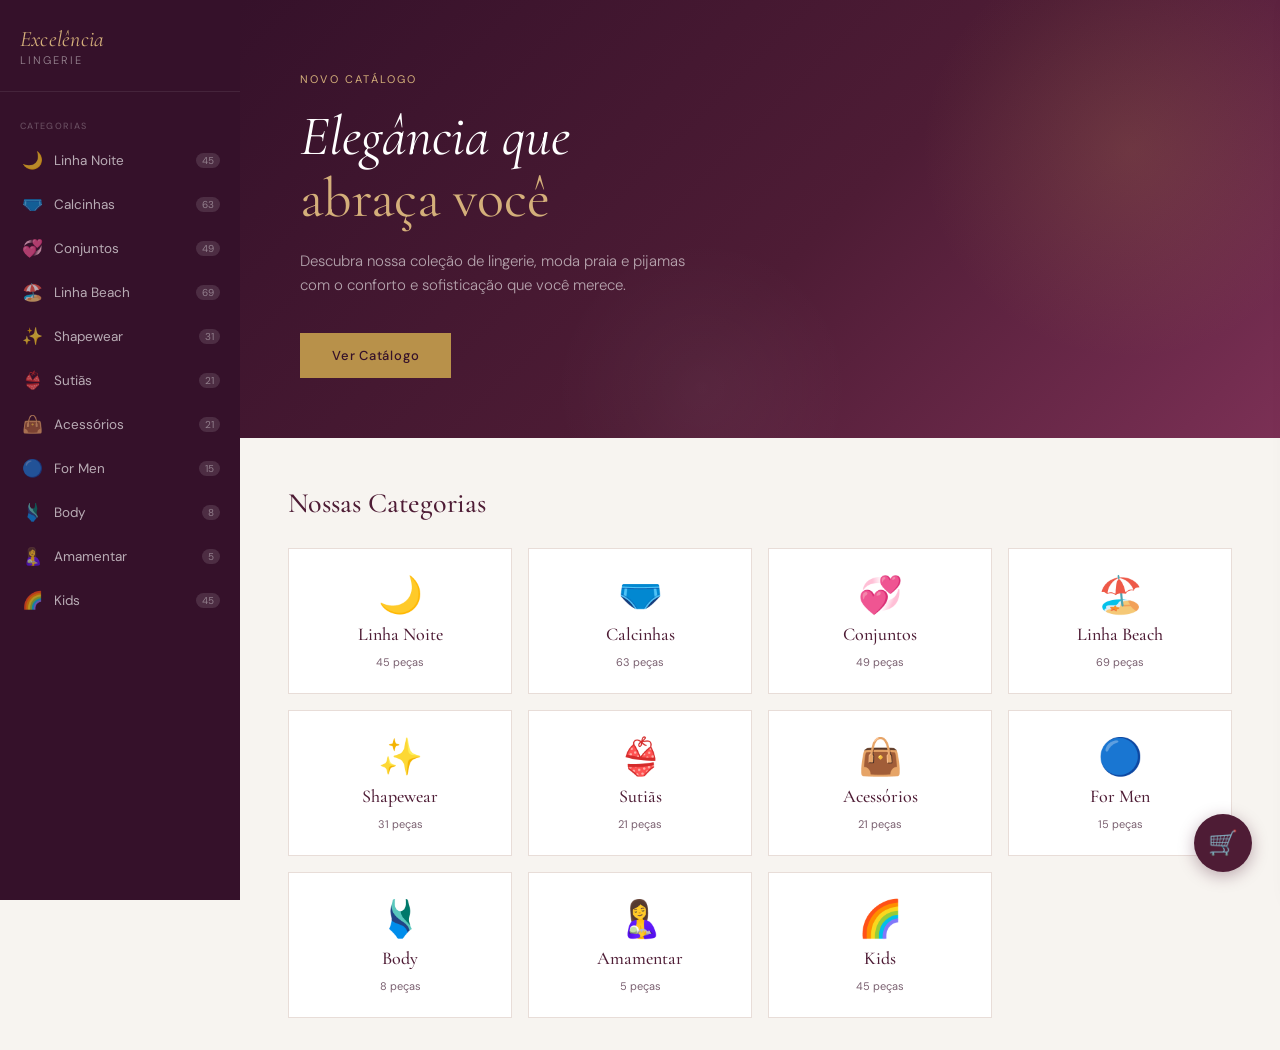
<file: index.html>
<!DOCTYPE html>
<html lang="pt-BR">
<head>
<meta charset="UTF-8">
<meta name="viewport" content="width=device-width, initial-scale=1.0">
<title>Excelência Lingerie — Catálogo</title>
<link rel="preconnect" href="https://fonts.googleapis.com">
<link rel="preconnect" href="https://fonts.gstatic.com" crossorigin>
<link href="https://fonts.googleapis.com/css2?family=Cormorant+Garamond:ital,wght@0,400;0,500;0,600;1,400;1,500&family=DM+Sans:wght@300;400;500&display=swap" rel="stylesheet">
<link rel="stylesheet" href="css/styles.css">
</head>
<body>

<button class="menu-btn" onclick="toggleSidebar()" aria-label="Menu">☰</button>

<!-- SIDEBAR -->
<aside class="sidebar" id="sidebar">
  <div class="sidebar-brand" onclick="showHome()">
    <div class="brand-ex">Excelência</div>
    <div class="brand-ling">Lingerie</div>
  </div>
  <nav class="sidebar-nav" id="sidebarNav">
    <div class="nav-label">Categorias</div>
    <!-- Rendered by JS -->
  </nav>
</aside>

<!-- MAIN CONTENT -->
<main class="main" id="main">

  <!-- HOME VIEW -->
  <div id="viewHome">
    <section class="hero">
      <div class="hero-eyebrow">Novo Catálogo</div>
      <h1>Elegância que<br><em>abraça você</em></h1>
      <p class="hero-sub">Descubra nossa coleção de lingerie, moda praia e pijamas com o conforto e sofisticação que você merece.</p>
      <button class="btn-hero" onclick="document.getElementById('catSection').scrollIntoView({behavior:'smooth'})">Ver Catálogo</button>
    </section>

    <div class="home-cats" id="catSection">
      <h2>Nossas Categorias</h2>
      <div class="cat-tiles" id="catTiles">
        <!-- Rendered by JS -->
      </div>
    </div>
  </div>

  <!-- CATEGORY VIEW -->
  <div id="viewCategory" style="display:none;">
    <div class="cat-header" id="catHeader"></div>
    <div class="product-grid" id="productGrid"></div>
  </div>

</main>

<!-- PRODUCT DETAIL MODAL -->
<div class="modal-overlay" id="modalOverlay" onclick="handleOverlayClick(event)">
  <div class="modal" id="modal">
    <button class="modal-close" onclick="closeModal()">×</button>
    <div class="modal-img" id="modalImg"></div>
    <div class="modal-content" id="modalContent"></div>
  </div>
</div>

<!-- CART -->
<div class="cart-backdrop" id="cartBackdrop" onclick="closeCart()"></div>
<div class="cart-panel" id="cartPanel">
  <div class="cart-panel-head">
    <h3>Meu Pedido</h3>
    <button class="cart-close-btn" onclick="closeCart()">×</button>
  </div>
  <div class="cart-items" id="cartItems"></div>
  <div class="cart-footer">
    <div class="cart-total">
      <span id="cartItemCount">0 itens</span>
      <span id="cartTotalPrice"></span>
    </div>
    <button class="btn-whatsapp" id="whatsappBtn" onclick="checkoutWhatsApp()" disabled>
      <span>💬</span>
      <span>Finalizar no WhatsApp</span>
    </button>
  </div>
</div>

<!-- FLOATING CART BUTTON -->
<button class="cart-fab" onclick="openCart()" aria-label="Ver carrinho">
  🛒
  <span class="cart-fab-count" id="cartFabCount" style="display:none">0</span>
</button>

<!-- TOAST -->
<div class="toast" id="toast"></div>

<!-- ═══════════ DATA (edit js/data.js, then run atualizar.bat) ═══════════ -->

<!-- ═══════════ APP (edit js/app.js, then run atualizar.bat) ═══════════ -->

<!-- DATA (edite js/data.js e rode atualizar.py) -->

<!-- APP (edite js/app.js e rode atualizar.py) -->

<!-- DATA (edite js/data.js e rode atualizar.py) -->
<script>
// ── CONFIGURAÇÃO ─────────────────────────────────────────────────────────
// Troque o número abaixo pelo seu WhatsApp (com DDI + DDD, sem espaços)
// Exemplo: '5511999887766' → DDI 55, DDD 11, número 999887766

// ── DATA ──────────────────────────────────────
const PRODUCTS = [{"id": "4000294", "page": 2, "category": "LINHA NOITE", "name": "SHORT DOLL HARMONIA", "ref": "4000294", "sizes": "P/M/G/G", "price": "", "esgotado": false, "image": "imagens/LINHA_NOITE_2_SHORT_DOLL_HARMONIA.jpg"}, {"id": "4000295", "page": 3, "category": "LINHA NOITE", "name": "SHORT DOLL OLIVIA", "ref": "4000295", "sizes": "P/M/G/G", "price": "", "esgotado": false, "image": "imagens/LINHA_NOITE_3_SHORT_DOLL_OLIVIA.jpg"}, {"id": "4000101", "page": 4, "category": "LINHA NOITE", "name": "SHORT DOLL ALICE", "ref": "4000101", "sizes": "P/M/G/G", "price": "", "esgotado": false, "image": "imagens/LINHA_NOITE_4_SHORT_DOLL_ALICE.jpg"}, {"id": "4000120", "page": 5, "category": "LINHA NOITE", "name": "SHORT DOLL BIANCA REF.", "ref": "4000120", "sizes": "P/M/G/G", "price": "", "esgotado": false, "image": "imagens/LINHA_NOITE_5_SHORT_DOLL_BIANCA_REF.jpg"}, {"id": "4000273", "page": 6, "category": "LINHA NOITE", "name": "SHORT DOLL VERONA", "ref": "4000273", "sizes": "", "price": "", "esgotado": false, "image": "imagens/LINHA_NOITE_6_SHORT_DOLL_VERONA.jpg"}, {"id": "4000259", "page": 7, "category": "LINHA NOITE", "name": "SHORT DOLL SERENE SLUMBER", "ref": "4000259", "sizes": "P/M/G/G", "price": "", "esgotado": false, "image": "imagens/LINHA_NOITE_7_SHORT_DOLL_SERENE_SLUMBER.jpg"}, {"id": "4000213", "page": 8, "category": "LINHA NOITE", "name": "SHORT DOLL SUENOS", "ref": "4000213", "sizes": "", "price": "", "esgotado": false, "image": "imagens/LINHA_NOITE_8_SHORT_DOLL_SUENOS.jpg"}, {"id": "4000176", "page": 9, "category": "LINHA NOITE", "name": "SHORT DOLL JULIETTE AD.", "ref": "4000176", "sizes": "P/M/G/G", "price": "", "esgotado": false, "image": "imagens/LINHA_NOITE_9_SHORT_DOLL_JULIETTE_AD.jpg"}, {"id": "5000294", "page": 10, "category": "LINHA NOITE", "name": "CAMISOLA AGNES", "ref": "5000294", "sizes": "P/M", "price": "", "esgotado": false, "image": "imagens/LINHA_NOITE_10_CAMISOLA_AGNES.jpg"}, {"id": "4000271", "page": 11, "category": "LINHA NOITE", "name": "SHORT DOLL EMBRACE THE PASSION", "ref": "4000271", "sizes": "", "price": "", "esgotado": false, "image": "imagens/LINHA_NOITE_11_SHORT_DOLL_EMBRACE_THE_PA.jpg"}, {"id": "9000021", "page": 12, "category": "LINHA NOITE", "name": "PIJAMA KAYLA", "ref": "9000021", "sizes": "P/M/G/G", "price": "", "esgotado": false, "image": "imagens/LINHA_NOITE_12_PIJAMA_KAYLA.jpg"}, {"id": "9000173", "page": 13, "category": "LINHA NOITE", "name": "PIJAMA AGNES", "ref": "9000173", "sizes": "", "price": "", "esgotado": false, "image": "imagens/LINHA_NOITE_13_PIJAMA_AGNES.jpg"}, {"id": "9000174", "page": 14, "category": "LINHA NOITE", "name": "PIJAMA CELESTE AD", "ref": "9000174", "sizes": "", "price": "", "esgotado": true, "image": "imagens/LINHA_NOITE_14_PIJAMA_CELESTE_AD.jpg"}, {"id": "4000290", "page": 15, "category": "LINHA NOITE", "name": "SHORT DOLL CONEXÃO.", "ref": "4000290", "sizes": "M/G", "price": "", "esgotado": false, "image": "imagens/LINHA_NOITE_15_SHORT_DOLL_CONEXÃO.jpg"}, {"id": "4000102", "page": 16, "category": "LINHA NOITE", "name": "SHORT DOLL LISO CLAUDIANA REF.", "ref": "4000102", "sizes": "P/M/G/G", "price": "", "esgotado": false, "image": "imagens/LINHA_NOITE_16_SHORT_DOLL_LISO_CLAUDIANA.jpg"}, {"id": "4000270", "page": 17, "category": "LINHA NOITE", "name": "SHORT DOLL LISO CLAUDIANA PLUS", "ref": "4000270", "sizes": "XG/XG", "price": "", "esgotado": false, "image": "imagens/LINHA_NOITE_17_SHORT_DOLL_LISO_CLAUDIANA.jpg"}, {"id": "4000216", "page": 18, "category": "LINHA NOITE", "name": "SHORT DOLL ELEGANTE", "ref": "4000216", "sizes": "P/M/G/G", "price": "", "esgotado": false, "image": "imagens/LINHA_NOITE_18_SHORT_DOLL_ELEGANTE.jpg"}, {"id": "5000221", "page": 19, "category": "LINHA NOITE", "name": "CAMISOLA DOCE MENINA", "ref": "5000221", "sizes": "P/M/G", "price": "", "esgotado": false, "image": "imagens/LINHA_NOITE_19_CAMISOLA_DOCE_MENINA.jpg"}, {"id": "4000284", "page": 20, "category": "LINHA NOITE", "name": "SHORT DOLL FAROESTE", "ref": "4000284", "sizes": "P/M/G", "price": "", "esgotado": false, "image": "imagens/LINHA_NOITE_20_SHORT_DOLL_FAROESTE.jpg"}, {"id": "5000284", "page": 21, "category": "LINHA NOITE", "name": "CAMISOLA FAROESTE", "ref": "5000284", "sizes": "", "price": "", "esgotado": false, "image": "imagens/LINHA_NOITE_21_CAMISOLA_FAROESTE.jpg"}, {"id": "5000209", "page": 22, "category": "LINHA NOITE", "name": "CAMISOLA REGINA C/ROBE", "ref": "5000209", "sizes": "G/G", "price": "", "esgotado": false, "image": "imagens/LINHA_NOITE_22_CAMISOLA_REGINA_C_ROBE.jpg"}, {"id": "5000296", "page": 23, "category": "LINHA NOITE", "name": "CAMISOLA HARMONIA", "ref": "5000296", "sizes": "P/M/G", "price": "", "esgotado": false, "image": "imagens/LINHA_NOITE_23_CAMISOLA_HARMONIA.jpg"}, {"id": "5000014", "page": 24, "category": "LINHA NOITE", "name": "CAMISOLA LIGANETE", "ref": "5000014", "sizes": "P/M", "price": "", "esgotado": false, "image": "imagens/LINHA_NOITE_24_CAMISOLA_LIGANETE.jpg"}, {"id": "4000193", "page": 25, "category": "LINHA NOITE", "name": "BABY DOOL RAQUEL", "ref": "4000193", "sizes": "P/M", "price": "", "esgotado": false, "image": "imagens/LINHA_NOITE_25_BABY_DOOL_RAQUEL.jpg"}, {"id": "4000292", "page": 26, "category": "LINHA NOITE", "name": "BABY DOOL MYSTERY", "ref": "4000292", "sizes": "G/G", "price": "", "esgotado": false, "image": "imagens/LINHA_NOITE_26_BABY_DOOL_MYSTERY.jpg"}, {"id": "5000297", "page": 27, "category": "LINHA NOITE", "name": "CAMISOLA OLIVIA", "ref": "5000297", "sizes": "P/M/G", "price": "", "esgotado": false, "image": "imagens/LINHA_NOITE_27_CAMISOLA_OLIVIA.jpg"}, {"id": "5000292", "page": 28, "category": "LINHA NOITE", "name": "CAMISOLA LOVE SONGS", "ref": "5000292", "sizes": "P/G/G", "price": "", "esgotado": false, "image": "imagens/LINHA_NOITE_28_CAMISOLA_LOVE_SONGS.jpg"}, {"id": "4000237", "page": 29, "category": "LINHA NOITE", "name": "SHORT DOLL ENCANto", "ref": "4000237", "sizes": "M/G/G", "price": "", "esgotado": false, "image": "imagens/LINHA_NOITE_29_SHORT_DOLL_ENCANto.jpg"}, {"id": "5000074", "page": 30, "category": "LINHA NOITE", "name": "CAMISOLA IVONE", "ref": "5000074", "sizes": "P/M/G/G", "price": "", "esgotado": false, "image": "imagens/LINHA_NOITE_30_CAMISOLA_IVONE.jpg"}, {"id": "4000287", "page": 31, "category": "LINHA NOITE", "name": "SHORT DOLL LISSE", "ref": "4000287", "sizes": "G/G", "price": "", "esgotado": false, "image": "imagens/LINHA_NOITE_31_SHORT_DOLL_LISSE.jpg"}, {"id": "5000109", "page": 32, "category": "LINHA NOITE", "name": "CAMISOLA SARA", "ref": "5000109", "sizes": "P/M/G/G", "price": "", "esgotado": false, "image": "imagens/LINHA_NOITE_32_CAMISOLA_SARA.jpg"}, {"id": "5000135", "page": 33, "category": "LINHA NOITE", "name": "CAMISOLA ANTONELA", "ref": "5000135", "sizes": "P/M", "price": "", "esgotado": false, "image": "imagens/LINHA_NOITE_33_CAMISOLA_ANTONELA.jpg"}, {"id": "5000010", "page": 34, "category": "LINHA NOITE", "name": "CAMISOLA PV/CAMISETA SENHORA", "ref": "5000010", "sizes": "M/G/G", "price": "", "esgotado": false, "image": "imagens/LINHA_NOITE_34_CAMISOLA_PV_CAMISETA_SENH.jpg"}, {"id": "4000020", "page": 35, "category": "LINHA NOITE", "name": "SHORT DOLL LIGANETE SENHORA", "ref": "4000020", "sizes": "", "price": "", "esgotado": false, "image": "imagens/LINHA_NOITE_35_SHORT_DOLL_LIGANETE_SENHO.jpg"}, {"id": "1000069", "page": 36, "category": "LINHA NOITE", "name": "CAPA STAR", "ref": "1000069", "sizes": "M/G/G", "price": "", "esgotado": false, "image": "imagens/LINHA_NOITE_36_CAPA_STAR.jpg"}, {"id": "1000497", "page": 37, "category": "LINHA NOITE", "name": "ROBE LOVE SONGS", "ref": "1000497", "sizes": "P/M/G", "price": "", "esgotado": false, "image": "imagens/LINHA_NOITE_37_ROBE_LOVE_SONGS.jpg"}, {"id": "5000002", "page": 38, "category": "LINHA NOITE", "name": "CAMISOLA CL´ASSICO BABADO", "ref": "5000002", "sizes": "M/G/G", "price": "", "esgotado": false, "image": "imagens/LINHA_NOITE_38_CAMISOLA_CL´ASSICO_BABADO.jpg"}, {"id": "4000197", "page": 39, "category": "LINHA NOITE", "name": "SHORT DOLL NAYALA", "ref": "4000197", "sizes": "", "price": "", "esgotado": false, "image": "imagens/LINHA_NOITE_39_SHORT_DOLL_NAYALA.jpg"}, {"id": "4000035", "page": 40, "category": "LINHA NOITE", "name": "SHORT DOLL MALHA PV C/BOTÃO", "ref": "4000035", "sizes": "P/M/G/G", "price": "", "esgotado": false, "image": "imagens/LINHA_NOITE_40_SHORT_DOLL_MALHA_PV_C_BOT.jpg"}, {"id": "4000286", "page": 41, "category": "LINHA NOITE", "name": "SHORT DOLL ENERGIA", "ref": "4000286", "sizes": "P/M/G/G", "price": "", "esgotado": false, "image": "imagens/LINHA_NOITE_41_SHORT_DOLL_ENERGIA.jpg"}, {"id": "4000195", "page": 42, "category": "LINHA NOITE", "name": "SHORT DOLL SIMONY AD", "ref": "4000195", "sizes": "P/M/G/G", "price": "", "esgotado": false, "image": "imagens/LINHA_NOITE_42_SHORT_DOLL_SIMONY_AD.jpg"}, {"id": "4000199", "page": 43, "category": "LINHA NOITE", "name": "SHORT DOLL POWER COLORS AD", "ref": "4000199", "sizes": "P/M/G/G", "price": "", "esgotado": false, "image": "imagens/LINHA_NOITE_43_SHORT_DOLL_POWER_COLORS_A.jpg"}, {"id": "4000289", "page": 44, "category": "LINHA NOITE", "name": "SHORT DOLL PLENITUDE", "ref": "4000289", "sizes": "P/M/G/G", "price": "", "esgotado": false, "image": "imagens/LINHA_NOITE_44_SHORT_DOLL_PLENITUDE.jpg"}, {"id": "4000293", "page": 45, "category": "LINHA NOITE", "name": "SHORT DOLL MATCH", "ref": "4000293", "sizes": "P/M/G/G", "price": "", "esgotado": false, "image": "imagens/LINHA_NOITE_45_SHORT_DOLL_MATCH.jpg"}, {"id": "5000287", "page": 46, "category": "LINHA NOITE", "name": "CAMISOLA  PLENITUDE", "ref": "5000287", "sizes": "P/M/G", "price": "93,42", "esgotado": false, "image": "imagens/LINHA_NOITE_46_CAMISOLA__PLENITUDE.jpg"}, {"id": "5000285", "page": 47, "category": "AMAMENTAR", "name": "CAMISOLA AMAMENTAR AURORA", "ref": "5000285", "sizes": "G/G", "price": "", "esgotado": false, "image": "imagens/AMAMENTAR_47_CAMISOLA_AMAMENTAR_AURORA.jpg"}, {"id": "5000288", "page": 48, "category": "AMAMENTAR", "name": "CAMISOLA AMAMNETAR PLENITUDE", "ref": "5000288", "sizes": "", "price": "", "esgotado": false, "image": "imagens/AMAMENTAR_48_CAMISOLA_AMAMNETAR_PLENIT.jpg"}, {"id": "5000140", "page": 49, "category": "AMAMENTAR", "name": "CAMISOLA AMAMENTAR TERNURA", "ref": "5000140", "sizes": "P/G", "price": "", "esgotado": false, "image": "imagens/AMAMENTAR_49_CAMISOLA_AMAMENTAR_TERNUR.jpg"}, {"id": "8000071", "page": 50, "category": "AMAMENTAR", "name": "SUTIÃ TERNURA", "ref": "8000071", "sizes": "P/M/G/G", "price": "", "esgotado": false, "image": "imagens/AMAMENTAR_50_SUTIÃ_TERNURA.jpg"}, {"id": "2101452", "page": 51, "category": "CONJUNTOS", "name": "CONJUNTO AMAMENTAR ACALENTO", "ref": "2101452", "sizes": "M/G/G", "price": "", "esgotado": false, "image": "imagens/CONJUNTOS_51_CONJUNTO_AMAMENTAR_ACALEN.jpg"}, {"id": "8000025", "page": 52, "category": "AMAMENTAR", "name": "SUTIÃ AMAMENTAR EM CETINETE", "ref": "8000025", "sizes": "P/M/G/G", "price": "", "esgotado": false, "image": "imagens/AMAMENTAR_52_SUTIÃ_AMAMENTAR_EM_CETINE.jpg"}, {"id": "2100741", "page": 55, "category": "CONJUNTOS", "name": "CONJUNTO BETINA", "ref": "2100741", "sizes": "P/M/G", "price": "", "esgotado": false, "image": "imagens/CONJUNTOS_55_CONJUNTO_BETINA.jpg"}, {"id": "21014472", "page": 56, "category": "CONJUNTOS", "name": "CONJUNTO CROPPED ROSE", "ref": "21014472", "sizes": "P/M/G/G", "price": "", "esgotado": false, "image": "imagens/CONJUNTOS_56_CONJUNTO_CROPPED_ROSE.jpg"}, {"id": "21014785", "page": 57, "category": "CONJUNTOS", "name": "CONJUNTO S/  BOJO ROSE", "ref": "21014785", "sizes": "P/M/G/G", "price": "", "esgotado": false, "image": "imagens/CONJUNTOS_57_CONJUNTO_S___BOJO_ROSE.jpg"}, {"id": "2101473", "page": 58, "category": "CONJUNTOS", "name": "CONJUNTO ROSE", "ref": "2101473", "sizes": "P/M/G/G", "price": "", "esgotado": false, "image": "imagens/CONJUNTOS_58_CONJUNTO_ROSE.jpg"}, {"id": "2101471", "page": 59, "category": "CONJUNTOS", "name": "CONJUNTO SIENA", "ref": "2101471", "sizes": "P/M/G", "price": "", "esgotado": false, "image": "imagens/CONJUNTOS_59_CONJUNTO_SIENA.jpg"}, {"id": "2101467", "page": 60, "category": "CONJUNTOS", "name": "CONJUNTO BRUMA", "ref": "2101467", "sizes": "P/M", "price": "", "esgotado": false, "image": "imagens/CONJUNTOS_60_CONJUNTO_BRUMA.jpg"}, {"id": "2101460", "page": 61, "category": "CONJUNTOS", "name": "CONJUNTO LAVI", "ref": "2101460", "sizes": "P/M/G/G", "price": "", "esgotado": false, "image": "imagens/CONJUNTOS_61_CONJUNTO_LAVI.jpg"}, {"id": "2101453", "page": 62, "category": "CONJUNTOS", "name": "CONJUNTO PÉTALA", "ref": "2101453", "sizes": "", "price": "", "esgotado": false, "image": "imagens/CONJUNTOS_62_CONJUNTO_PÉTALA.jpg"}, {"id": "2101456", "page": 63, "category": "CONJUNTOS", "name": "CONJUNTO AMABILE", "ref": "2101456", "sizes": "P/M/G", "price": "", "esgotado": false, "image": "imagens/CONJUNTOS_63_CONJUNTO_AMABILE.jpg"}, {"id": "64", "page": 64, "category": "CONJUNTOS", "name": "CONJUNTO VIOLA", "ref": "", "sizes": "", "price": "", "esgotado": true, "image": "imagens/CONJUNTOS_64_CONJUNTO_VIOLA.jpg"}, {"id": "2101431", "page": 65, "category": "CONJUNTOS", "name": "CONJUNTO PLUS JOLIE", "ref": "2101431", "sizes": "", "price": "", "esgotado": false, "image": "imagens/CONJUNTOS_65_CONJUNTO_PLUS_JOLIE.jpg"}, {"id": "2101436", "page": 66, "category": "CONJUNTOS", "name": "CONJUNTO LUME (S/ BOJO)", "ref": "2101436", "sizes": "", "price": "", "esgotado": false, "image": "imagens/CONJUNTOS_66_CONJUNTO_LUME_(S__BOJO).jpg"}, {"id": "2101447", "page": 67, "category": "CONJUNTOS", "name": "CONJUNTO FLORENCE", "ref": "2101447", "sizes": "P/G", "price": "", "esgotado": false, "image": "imagens/CONJUNTOS_67_CONJUNTO_FLORENCE.jpg"}, {"id": "2101449", "page": 68, "category": "CONJUNTOS", "name": "CONJUNTO LUCY", "ref": "2101449", "sizes": "P/M", "price": "", "esgotado": false, "image": "imagens/CONJUNTOS_68_CONJUNTO_LUCY.jpg"}, {"id": "2101435", "page": 69, "category": "CONJUNTOS", "name": "CONJUNTO SERENA", "ref": "2101435", "sizes": "P/M/G", "price": "", "esgotado": false, "image": "imagens/CONJUNTOS_69_CONJUNTO_SERENA.jpg"}, {"id": "2101455", "page": 70, "category": "CONJUNTOS", "name": "CONJUNTO HARMONIA", "ref": "2101455", "sizes": "M/G", "price": "", "esgotado": false, "image": "imagens/CONJUNTOS_70_CONJUNTO_HARMONIA.jpg"}, {"id": "71", "page": 71, "category": "CONJUNTOS", "name": "CONJUNTO COM SAIA MYSTERY REF.", "ref": "", "sizes": "G/G", "price": "", "esgotado": false, "image": "imagens/CONJUNTOS_71_CONJUNTO_COM_SAIA_MYSTERY.jpg"}, {"id": "2101464", "page": 72, "category": "CONJUNTOS", "name": "CONJUNTO BRALETE LOVE SONGS", "ref": "2101464", "sizes": "M/G", "price": "", "esgotado": false, "image": "imagens/CONJUNTOS_72_CONJUNTO_BRALETE_LOVE_SON.jpg"}, {"id": "2101412", "page": 73, "category": "CONJUNTOS", "name": "CONJUNTO SEM BOJO MILI", "ref": "2101412", "sizes": "", "price": "", "esgotado": false, "image": "imagens/CONJUNTOS_73_CONJUNTO_SEM_BOJO_MILI.jpg"}, {"id": "2101403", "page": 74, "category": "CONJUNTOS", "name": "CONJUNTO CARMEN", "ref": "2101403", "sizes": "", "price": "", "esgotado": true, "image": "imagens/CONJUNTOS_74_CONJUNTO_CARMEN.jpg"}, {"id": "2101437", "page": 75, "category": "CONJUNTOS", "name": "CONJUNTO BÁSICO ELLA", "ref": "2101437", "sizes": "", "price": "", "esgotado": true, "image": "imagens/CONJUNTOS_75_CONJUNTO_BÁSICO_ELLA.jpg"}, {"id": "2100583", "page": 76, "category": "CONJUNTOS", "name": "CONJUNTO TRIO SABRINA", "ref": "2100583", "sizes": "P/M", "price": "", "esgotado": false, "image": "imagens/CONJUNTOS_76_CONJUNTO_TRIO_SABRINA.jpg"}, {"id": "2101020", "page": 77, "category": "CONJUNTOS", "name": "CONJUNTO TRIO PRISCILA", "ref": "2101020", "sizes": "", "price": "", "esgotado": true, "image": "imagens/CONJUNTOS_77_CONJUNTO_TRIO_PRISCILA.jpg"}, {"id": "2101109", "page": 78, "category": "CONJUNTOS", "name": "CONJUNTO TRIO MARTA", "ref": "2101109", "sizes": "P/M/G/G", "price": "", "esgotado": false, "image": "imagens/CONJUNTOS_78_CONJUNTO_TRIO_MARTA.jpg"}, {"id": "2100642", "page": 79, "category": "CONJUNTOS", "name": "CONJUNTO TRIO ANNA", "ref": "2100642", "sizes": "M/G/G", "price": "", "esgotado": false, "image": "imagens/CONJUNTOS_79_CONJUNTO_TRIO_ANNA.jpg"}, {"id": "2101360", "page": 80, "category": "CONJUNTOS", "name": "CONJUNTO TRIO CHARME", "ref": "2101360", "sizes": "", "price": "", "esgotado": true, "image": "imagens/CONJUNTOS_80_CONJUNTO_TRIO_CHARME.jpg"}, {"id": "2101446", "page": 81, "category": "CONJUNTOS", "name": "CONJUNTO CLOE", "ref": "2101446", "sizes": "M/G", "price": "", "esgotado": false, "image": "imagens/CONJUNTOS_81_CONJUNTO_CLOE.jpg"}, {"id": "2101466", "page": 82, "category": "CONJUNTOS", "name": "CONJUNTO BRALLETE OESTE", "ref": "2101466", "sizes": "P/M/G", "price": "", "esgotado": false, "image": "imagens/CONJUNTOS_82_CONJUNTO_BRALLETE_OESTE.jpg"}, {"id": "2101465", "page": 83, "category": "CONJUNTOS", "name": "CONJUNTO CROPPED OESTE REF.", "ref": "2101465", "sizes": "P/M/G/G", "price": "", "esgotado": false, "image": "imagens/CONJUNTOS_83_CONJUNTO_CROPPED_OESTE_RE.jpg"}, {"id": "2101401", "page": 84, "category": "CONJUNTOS", "name": "CONJUNTO MARINA", "ref": "2101401", "sizes": "P/G", "price": "", "esgotado": false, "image": "imagens/CONJUNTOS_84_CONJUNTO_MARINA.jpg"}, {"id": "2101432", "page": 85, "category": "CONJUNTOS", "name": "CONJUNTO DELICATE", "ref": "2101432", "sizes": "", "price": "", "esgotado": false, "image": "imagens/CONJUNTOS_85_CONJUNTO_DELICATE.jpg"}, {"id": "2101412", "page": 86, "category": "CONJUNTOS", "name": "CONJUNTO MILI (S/ BOJO)", "ref": "2101412", "sizes": "", "price": "", "esgotado": false, "image": "imagens/CONJUNTOS_86_CONJUNTO_MILI_(S__BOJO).jpg"}, {"id": "2101097", "page": 87, "category": "CONJUNTOS", "name": "CONJUNTO TRIO HELLEN", "ref": "2101097", "sizes": "", "price": "", "esgotado": false, "image": "imagens/CONJUNTOS_87_CONJUNTO_TRIO_HELLEN.jpg"}, {"id": "2101429", "page": 88, "category": "CONJUNTOS", "name": "CONJUNTO  ENCANTOS", "ref": "2101429", "sizes": "", "price": "", "esgotado": false, "image": "imagens/CONJUNTOS_88_CONJUNTO__ENCANTOS.jpg"}, {"id": "1000404", "page": 89, "category": "CONJUNTOS", "name": "BLUSA DE TULE ENCANTOS", "ref": "1000404", "sizes": "P/M", "price": "", "esgotado": false, "image": "imagens/CONJUNTOS_89_BLUSA_DE_TULE_ENCANTOS.jpg"}, {"id": "2101100", "page": 90, "category": "CONJUNTOS", "name": "CONJUNTO TRIO HILDA", "ref": "2101100", "sizes": "", "price": "", "esgotado": false, "image": "imagens/CONJUNTOS_90_CONJUNTO_TRIO_HILDA.jpg"}, {"id": "2101451", "page": 91, "category": "CONJUNTOS", "name": "CONJUNTO ACALENTO", "ref": "2101451", "sizes": "", "price": "", "esgotado": true, "image": "imagens/CONJUNTOS_91_CONJUNTO_ACALENTO.jpg"}, {"id": "2101469", "page": 92, "category": "CONJUNTOS", "name": "CONJUNTO TOP BRAVA", "ref": "2101469", "sizes": "P/M/G", "price": "", "esgotado": false, "image": "imagens/CONJUNTOS_92_CONJUNTO_TOP_BRAVA.jpg"}, {"id": "2100754", "page": 93, "category": "CONJUNTOS", "name": "CONJUNTO ZAYRA", "ref": "2100754", "sizes": "P/M", "price": "", "esgotado": false, "image": "imagens/CONJUNTOS_93_CONJUNTO_ZAYRA.jpg"}, {"id": "2100307", "page": 94, "category": "CONJUNTOS", "name": "CONJUNTO LUNA", "ref": "2100307", "sizes": "P/M/G/G", "price": "", "esgotado": false, "image": "imagens/CONJUNTOS_94_CONJUNTO_LUNA.jpg"}, {"id": "2101440", "page": 95, "category": "CONJUNTOS", "name": "CONJUNTO DOLCE", "ref": "2101440", "sizes": "", "price": "", "esgotado": false, "image": "imagens/CONJUNTOS_95_CONJUNTO_DOLCE.jpg"}, {"id": "2101454", "page": 96, "category": "CONJUNTOS", "name": "CONJUNTO DOUCE", "ref": "2101454", "sizes": "", "price": "", "esgotado": true, "image": "imagens/CONJUNTOS_96_CONJUNTO_DOUCE.jpg"}, {"id": "2100268", "page": 97, "category": "CONJUNTOS", "name": "CONJUNTO ADA", "ref": "2100268", "sizes": "M/G/G", "price": "", "esgotado": false, "image": "imagens/CONJUNTOS_97_CONJUNTO_ADA.jpg"}, {"id": "2101439", "page": 98, "category": "CONJUNTOS", "name": "CONJUNTO PUSH ESSENCIAL", "ref": "2101439", "sizes": "", "price": "", "esgotado": false, "image": "imagens/CONJUNTOS_98_CONJUNTO_PUSH_ESSENCIAL.jpg"}, {"id": "2100305", "page": 99, "category": "CONJUNTOS", "name": "CONJUNTO FILÓ", "ref": "2100305", "sizes": "P/M/G/G", "price": "", "esgotado": false, "image": "imagens/CONJUNTOS_99_CONJUNTO_FILÓ.jpg"}, {"id": "2100868", "page": 100, "category": "CONJUNTOS", "name": "CONJUNTO LETICIA", "ref": "2100868", "sizes": "", "price": "", "esgotado": true, "image": "imagens/CONJUNTOS_100_CONJUNTO_LETICIA.jpg"}, {"id": "2100803", "page": 101, "category": "CONJUNTOS", "name": "CONJUNTO EDUARDA", "ref": "2100803", "sizes": "", "price": "", "esgotado": false, "image": "imagens/CONJUNTOS_101_CONJUNTO_EDUARDA.jpg"}, {"id": "2101125", "page": 102, "category": "CONJUNTOS", "name": "CONJUNTO MÔNICA", "ref": "2101125", "sizes": "P/M/G/G", "price": "", "esgotado": false, "image": "imagens/CONJUNTOS_102_CONJUNTO_MÔNICA.jpg"}, {"id": "8000096", "page": 103, "category": "SUTIÃS", "name": "SUTIÃ PURPOSE", "ref": "8000096", "sizes": "P/M/G", "price": "", "esgotado": false, "image": "imagens/SUTIÃS_103_SUTIÃ_PURPOSE.jpg"}, {"id": "8000111", "page": 104, "category": "SUTIÃS", "name": "SUTIA NEW SHAPE", "ref": "8000111", "sizes": "P/M/G", "price": "", "esgotado": false, "image": "imagens/SUTIÃS_104_SUTIA_NEW_SHAPE.jpg"}, {"id": "8000108", "page": 105, "category": "SUTIÃS", "name": "SUTIA SOFT COMFORT", "ref": "8000108", "sizes": "M/G", "price": "", "esgotado": false, "image": "imagens/SUTIÃS_105_SUTIA_SOFT_COMFORT.jpg"}, {"id": "8000064", "page": 106, "category": "SUTIÃS", "name": "SUTIA CLARA", "ref": "8000064", "sizes": "GG/XG/XG", "price": "", "esgotado": false, "image": "imagens/SUTIÃS_106_SUTIA_CLARA.jpg"}, {"id": "8000102", "page": 107, "category": "SUTIÃS", "name": "SUTIA REGATA", "ref": "8000102", "sizes": "", "price": "", "esgotado": false, "image": "imagens/SUTIÃS_107_SUTIA_REGATA.jpg"}, {"id": "8000134", "page": 108, "category": "SUTIÃS", "name": "SUTIA PLUS HELENA", "ref": "8000134", "sizes": "", "price": "", "esgotado": false, "image": "imagens/SUTIÃS_108_SUTIA_PLUS_HELENA.jpg"}, {"id": "8000086", "page": 109, "category": "SUTIÃS", "name": "SUTIA PLUS DENISE", "ref": "8000086", "sizes": "", "price": "", "esgotado": false, "image": "imagens/SUTIÃS_109_SUTIA_PLUS_DENISE.jpg"}, {"id": "8000123", "page": 110, "category": "SUTIÃS", "name": "SUTIA PLUS DESEJO", "ref": "8000123", "sizes": "", "price": "", "esgotado": true, "image": "imagens/SUTIÃS_110_SUTIA_PLUS_DESEJO.jpg"}, {"id": "8000110", "page": 111, "category": "SUTIÃS", "name": "CROPPED FLORENCE", "ref": "8000110", "sizes": "", "price": "", "esgotado": false, "image": "imagens/SUTIÃS_111_CROPPED_FLORENCE.jpg"}, {"id": "8000087", "page": 112, "category": "SUTIÃS", "name": "TRIO SUTIA ELEGANTE", "ref": "8000087", "sizes": "P/M/G/G", "price": "", "esgotado": false, "image": "imagens/SUTIÃS_112_TRIO_SUTIA_ELEGANTE.jpg"}, {"id": "8000116", "page": 113, "category": "SUTIÃS", "name": "TRIO SUTIÃ TULIPA", "ref": "8000116", "sizes": "P/M/G", "price": "", "esgotado": false, "image": "imagens/SUTIÃS_113_TRIO_SUTIÃ_TULIPA.jpg"}, {"id": "8000085", "page": 114, "category": "SUTIÃS", "name": "TRIO ANALICE", "ref": "8000085", "sizes": "P/M", "price": "", "esgotado": false, "image": "imagens/SUTIÃS_114_TRIO_ANALICE.jpg"}, {"id": "8000055", "page": 115, "category": "SUTIÃS", "name": "TRIO SUTIÃ BELLE", "ref": "8000055", "sizes": "P/G", "price": "", "esgotado": false, "image": "imagens/SUTIÃS_115_TRIO_SUTIÃ_BELLE.jpg"}, {"id": "8000060", "page": 116, "category": "SUTIÃS", "name": "TRIO LARISSA", "ref": "8000060", "sizes": "P/M/G/G", "price": "", "esgotado": false, "image": "imagens/SUTIÃS_116_TRIO_LARISSA.jpg"}, {"id": "8000073", "page": 117, "category": "SUTIÃS", "name": "TRIO MEIA TAÇA ROSÁRIO", "ref": "8000073", "sizes": "P/M/G/G", "price": "", "esgotado": false, "image": "imagens/SUTIÃS_117_TRIO_MEIA_TAÇA_ROSÁRIO.jpg"}, {"id": "8000057", "page": 118, "category": "SUTIÃS", "name": "TRIO LOUISE", "ref": "8000057", "sizes": "P/M/G/G", "price": "", "esgotado": false, "image": "imagens/SUTIÃS_118_TRIO_LOUISE.jpg"}, {"id": "8000089", "page": 119, "category": "SUTIÃS", "name": "SUTIAN TOP ESSENTIAL", "ref": "8000089", "sizes": "M/G", "price": "", "esgotado": false, "image": "imagens/SUTIÃS_119_SUTIAN_TOP_ESSENTIAL.jpg"}, {"id": "8000104", "page": 120, "category": "SUTIÃS", "name": "SUTIÃ MOLDADO SEM BOJO", "ref": "8000104", "sizes": "P/M/G/G", "price": "", "esgotado": false, "image": "imagens/SUTIÃS_120_SUTIÃ_MOLDADO_SEM_BOJO.jpg"}, {"id": "8000112", "page": 121, "category": "SUTIÃS", "name": "SUTIÃ MOLDADO SEM BOJO PLUS", "ref": "8000112", "sizes": "", "price": "", "esgotado": false, "image": "imagens/SUTIÃS_121_SUTIÃ_MOLDADO_SEM_BOJO_PL.jpg"}, {"id": "2101370", "page": 122, "category": "SUTIÃS", "name": "CONJUNTO LUNA PLUS", "ref": "2101370", "sizes": "", "price": "", "esgotado": false, "image": "imagens/SUTIÃS_122_CONJUNTO_LUNA_PLUS.jpg"}, {"id": "8000027", "page": 123, "category": "SUTIÃS", "name": "SUTIÃ CETINETE S/ BOJO", "ref": "8000027", "sizes": "P/M/G/G", "price": "", "esgotado": false, "image": "imagens/SUTIÃS_123_SUTIÃ_CETINETE_S__BOJO.jpg"}, {"id": "6000071", "page": 124, "category": "SHAPEWEAR", "name": "MODELADOR BODY BOXER", "ref": "6000071", "sizes": "M/G/G", "price": "", "esgotado": false, "image": "imagens/SHAPEWEAR_124_MODELADOR_BODY_BOXER.jpg"}, {"id": "7000275", "page": 125, "category": "SHAPEWEAR", "name": "SHORT CARLA", "ref": "7000275", "sizes": "M/G/G", "price": "", "esgotado": false, "image": "imagens/SHAPEWEAR_125_SHORT_CARLA.jpg"}, {"id": "7000188", "page": 126, "category": "SHAPEWEAR", "name": "BERMUDA MODELADORA", "ref": "7000188", "sizes": "P/M/G", "price": "", "esgotado": false, "image": "imagens/SHAPEWEAR_126_BERMUDA_MODELADORA.jpg"}, {"id": "7000277", "page": 127, "category": "SHAPEWEAR", "name": "SHORT ELLEN", "ref": "7000277", "sizes": "M/G", "price": "", "esgotado": false, "image": "imagens/SHAPEWEAR_127_SHORT_ELLEN.jpg"}, {"id": "6000072", "page": 128, "category": "SHAPEWEAR", "name": "SHORT LIFT UP", "ref": "6000072", "sizes": "P/P/G/G", "price": "", "esgotado": false, "image": "imagens/SHAPEWEAR_128_SHORT_LIFT_UP.jpg"}, {"id": "7000279", "page": 129, "category": "SHAPEWEAR", "name": "SHORT POWER", "ref": "7000279", "sizes": "P/M/G/G", "price": "", "esgotado": false, "image": "imagens/SHAPEWEAR_129_SHORT_POWER.jpg"}, {"id": "6000109", "page": 130, "category": "SHAPEWEAR", "name": "SHORT CAMILA", "ref": "6000109", "sizes": "", "price": "", "esgotado": false, "image": "imagens/SHAPEWEAR_130_SHORT_CAMILA.jpg"}, {"id": "7000327", "page": 131, "category": "SHAPEWEAR", "name": "SHORT SKIN TOUCH", "ref": "7000327", "sizes": "", "price": "", "esgotado": true, "image": "imagens/SHAPEWEAR_131_SHORT_SKIN_TOUCH.jpg"}, {"id": "6000040", "page": 132, "category": "SHAPEWEAR", "name": "CINTA MODELADORA", "ref": "6000040", "sizes": "P/P/M/G", "price": "", "esgotado": false, "image": "imagens/SHAPEWEAR_132_CINTA_MODELADORA.jpg"}, {"id": "6000032", "page": 133, "category": "SHAPEWEAR", "name": "BORY DE CENTINETE COSTA ALTA REF.", "ref": "6000032", "sizes": "P/M/G/G", "price": "", "esgotado": false, "image": "imagens/SHAPEWEAR_133_BORY_DE_CENTINETE_COSTA_A.jpg"}, {"id": "6000043", "page": 134, "category": "SHAPEWEAR", "name": "MODELADOR PAULA REF.", "ref": "6000043", "sizes": "P/M/G/G", "price": "", "esgotado": false, "image": "imagens/SHAPEWEAR_134_MODELADOR_PAULA_REF.jpg"}, {"id": "6000002", "page": 135, "category": "SHAPEWEAR", "name": "MODELADOR EM CETINETE C/BOJO REF.", "ref": "6000002", "sizes": "P/M", "price": "", "esgotado": false, "image": "imagens/SHAPEWEAR_135_MODELADOR_EM_CETINETE_C_B.jpg"}, {"id": "6000175", "page": 136, "category": "SHAPEWEAR", "name": "BODY MODELADOR MODELLE SLIM", "ref": "6000175", "sizes": "", "price": "", "esgotado": false, "image": "imagens/SHAPEWEAR_136_BODY_MODELADOR_MODELLE_SL.jpg"}, {"id": "6000173", "page": 137, "category": "SHAPEWEAR", "name": "MODELADOR DE ALTA COMPRESSÃO REF-", "ref": "6000173", "sizes": "", "price": "", "esgotado": false, "image": "imagens/SHAPEWEAR_137_MODELADOR_DE_ALTA_COMPRES.jpg"}, {"id": "138", "page": 138, "category": "SHAPEWEAR", "name": "MODELADOR DE CENTINETE MARCIA FIO DENTAL REF- 6000038", "ref": "", "sizes": "P/M/G/G", "price": "", "esgotado": false, "image": "imagens/SHAPEWEAR_138_MODELADOR_DE_CENTINETE_MA.jpg"}, {"id": "6000085", "page": 139, "category": "SHAPEWEAR", "name": "MODELADOR PLUS SARA", "ref": "6000085", "sizes": "XG/XG", "price": "", "esgotado": false, "image": "imagens/SHAPEWEAR_139_MODELADOR_PLUS_SARA.jpg"}, {"id": "6000000", "page": 140, "category": "SHAPEWEAR", "name": "MODELADOR CETINETE SEM BOJO", "ref": "6000000", "sizes": "M/G/G", "price": "", "esgotado": false, "image": "imagens/SHAPEWEAR_140_MODELADOR_CETINETE_SEM_BO.jpg"}, {"id": "6000063", "page": 141, "category": "SHAPEWEAR", "name": "MODELADOR MIRELLA", "ref": "6000063", "sizes": "", "price": "", "esgotado": false, "image": "imagens/SHAPEWEAR_141_MODELADOR_MIRELLA.jpg"}, {"id": "6000008", "page": 142, "category": "SHAPEWEAR", "name": "CAMISETE COM BOJO", "ref": "6000008", "sizes": "G/G", "price": "", "esgotado": false, "image": "imagens/SHAPEWEAR_142_CAMISETE_COM_BOJO.jpg"}, {"id": "6000003", "page": 143, "category": "SHAPEWEAR", "name": "CALÇA MODELADORA DE CETINETE", "ref": "6000003", "sizes": "P/M/G/G", "price": "", "esgotado": false, "image": "imagens/SHAPEWEAR_143_CALÇA_MODELADORA_DE_CETIN.jpg"}, {"id": "7000329", "page": 148, "category": "SHAPEWEAR", "name": "CALCINHA SEM PALA SKIN TOUCH", "ref": "7000329", "sizes": "", "price": "", "esgotado": false, "image": "imagens/SHAPEWEAR_148_CALCINHA_SEM_PALA_SKIN_TO.jpg"}, {"id": "7000328", "page": 149, "category": "SHAPEWEAR", "name": "CALCINHA COM PALA SKIN TOUCH", "ref": "7000328", "sizes": "P/M/G/G", "price": "", "esgotado": false, "image": "imagens/SHAPEWEAR_149_CALCINHA_COM_PALA_SKIN_TO.jpg"}, {"id": "7000025", "page": 150, "category": "SHAPEWEAR", "name": "MODELADROA EM CETINETE COM PALA", "ref": "7000025", "sizes": "P/M", "price": "", "esgotado": false, "image": "imagens/SHAPEWEAR_150_MODELADROA_EM_CETINETE_CO.jpg"}, {"id": "7000311", "page": 151, "category": "SHAPEWEAR", "name": "CALÇA NEWSKIN", "ref": "7000311", "sizes": "P/M/G/G", "price": "", "esgotado": false, "image": "imagens/SHAPEWEAR_151_CALÇA_NEWSKIN.jpg"}, {"id": "7000050", "page": 152, "category": "SHAPEWEAR", "name": "CALÇA CETINETE CÓS REBATIDO", "ref": "7000050", "sizes": "P/M/G/G", "price": "", "esgotado": false, "image": "imagens/SHAPEWEAR_152_CALÇA_CETINETE_CÓS_REBATI.jpg"}, {"id": "7000216", "page": 153, "category": "SHAPEWEAR", "name": "CALCINHA RAQUELLY", "ref": "7000216", "sizes": "P/M", "price": "", "esgotado": false, "image": "imagens/SHAPEWEAR_153_CALCINHA_RAQUELLY.jpg"}, {"id": "7000266", "page": 154, "category": "SHAPEWEAR", "name": "MODELADORA BEATRICE", "ref": "7000266", "sizes": "P/M/G/G", "price": "", "esgotado": false, "image": "imagens/SHAPEWEAR_154_MODELADORA_BEATRICE.jpg"}, {"id": "7000281", "page": 155, "category": "SHAPEWEAR", "name": "MODELADORA FIO VANESSA", "ref": "7000281", "sizes": "P/M/G/G", "price": "", "esgotado": false, "image": "imagens/SHAPEWEAR_155_MODELADORA_FIO_VANESSA.jpg"}, {"id": "7000316", "page": 156, "category": "CALCINHAS", "name": "CALÇA ALANA", "ref": "7000316", "sizes": "P/M/G", "price": "", "esgotado": false, "image": "imagens/CALCINHAS_156_CALÇA_ALANA.jpg"}, {"id": "7000330", "page": 158, "category": "CALCINHAS", "name": "CALÇA HOT PANT VIENA", "ref": "7000330", "sizes": "", "price": "", "esgotado": true, "image": "imagens/CALCINHAS_158_CALÇA_HOT_PANT_VIENA.jpg"}, {"id": "6000179", "page": 159, "category": "BODY", "name": "BODY REQUINTE", "ref": "6000179", "sizes": "P/M/G/G", "price": "", "esgotado": false, "image": "imagens/BODY_159_BODY_REQUINTE.jpg"}, {"id": "6000177", "page": 160, "category": "BODY", "name": "BODY ANUNCIAÇÃO", "ref": "6000177", "sizes": "P/M", "price": "", "esgotado": false, "image": "imagens/BODY_160_BODY_ANUNCIAÇÃO.jpg"}, {"id": "6000160", "page": 161, "category": "BODY", "name": "BODY SUIT", "ref": "6000160", "sizes": "", "price": "", "esgotado": false, "image": "imagens/BODY_161_BODY_SUIT.jpg"}, {"id": "6000168", "page": 162, "category": "BODY", "name": "BODY FULÔ", "ref": "6000168", "sizes": "", "price": "", "esgotado": false, "image": "imagens/BODY_162_BODY_FULÔ.jpg"}, {"id": "6000163", "page": 163, "category": "BODY", "name": "BODY BEAUTY", "ref": "6000163", "sizes": "P/M", "price": "", "esgotado": false, "image": "imagens/BODY_163_BODY_BEAUTY.jpg"}, {"id": "6000183", "page": 164, "category": "BODY", "name": "BODY OESTE", "ref": "6000183", "sizes": "P/M/G", "price": "", "esgotado": false, "image": "imagens/BODY_164_BODY_OESTE.jpg"}, {"id": "6000172", "page": 165, "category": "BODY", "name": "BODY BOHEME", "ref": "6000172", "sizes": "", "price": "", "esgotado": false, "image": "imagens/BODY_165_BODY_BOHEME.jpg"}, {"id": "6000165", "page": 166, "category": "BODY", "name": "BODY LETIZIA", "ref": "6000165", "sizes": "", "price": "", "esgotado": false, "image": "imagens/BODY_166_BODY_LETIZIA.jpg"}, {"id": "1200113", "page": 167, "category": "CALCINHAS", "name": "KIT FENOMENAL", "ref": "1200113", "sizes": "P/M/G/G", "price": "", "esgotado": false, "image": "imagens/CALCINHAS_167_KIT_FENOMENAL.jpg"}, {"id": "1200122", "page": 168, "category": "CALCINHAS", "name": "KIT FLORA", "ref": "1200122", "sizes": "P/M/G/G", "price": "", "esgotado": false, "image": "imagens/CALCINHAS_168_KIT_FLORA.jpg"}, {"id": "1200137", "page": 169, "category": "CALCINHAS", "name": "KIT LOVE", "ref": "1200137", "sizes": "P/M/G/G", "price": "", "esgotado": false, "image": "imagens/CALCINHAS_169_KIT_LOVE.jpg"}, {"id": "1200604", "page": 170, "category": "CALCINHAS", "name": "KIT 3 FIO INVISILIBE", "ref": "1200604", "sizes": "G/G", "price": "", "esgotado": false, "image": "imagens/CALCINHAS_170_KIT_3_FIO_INVISILIBE.jpg"}, {"id": "1200228", "page": 173, "category": "CALCINHAS", "name": "KIT COMFORT REF.", "ref": "1200228", "sizes": "P/M/G/G", "price": "", "esgotado": false, "image": "imagens/CALCINHAS_173_KIT_COMFORT_REF.jpg"}, {"id": "1200164", "page": 174, "category": "CALCINHAS", "name": "KIT FRUIT", "ref": "1200164", "sizes": "P/M/G/G", "price": "", "esgotado": false, "image": "imagens/CALCINHAS_174_KIT_FRUIT.jpg"}, {"id": "1200144", "page": 175, "category": "CALCINHAS", "name": "KIT PRIMAVERA", "ref": "1200144", "sizes": "P/M/G", "price": "", "esgotado": false, "image": "imagens/CALCINHAS_175_KIT_PRIMAVERA.jpg"}, {"id": "1200716", "page": 177, "category": "CALCINHAS", "name": "KIT 3 CALÇA LUMINA", "ref": "1200716", "sizes": "", "price": "", "esgotado": true, "image": "imagens/CALCINHAS_177_KIT_3_CALÇA_LUMINA.jpg"}, {"id": "1200762", "page": 178, "category": "CALCINHAS", "name": "KIT 3 CALCINHAS ACALENTO", "ref": "1200762", "sizes": "P/XG", "price": "", "esgotado": false, "image": "imagens/CALCINHAS_178_KIT_3_CALCINHAS_ACALENTO.jpg"}, {"id": "1200754", "page": 179, "category": "CALCINHAS", "name": "KIT 5 CALCINHAS FASCÍNIO", "ref": "1200754", "sizes": "", "price": "", "esgotado": false, "image": "imagens/CALCINHAS_179_KIT_5_CALCINHAS_FASCÍNIO.jpg"}, {"id": "1200787", "page": 180, "category": "CALCINHAS", "name": "KIT PLUS HEELNA", "ref": "1200787", "sizes": "", "price": "", "esgotado": false, "image": "imagens/CALCINHAS_180_KIT_PLUS_HEELNA.jpg"}, {"id": "7000326", "page": 181, "category": "SHAPEWEAR", "name": "CALÇA LENA FIO PLUS", "ref": "7000326", "sizes": "", "price": "", "esgotado": false, "image": "imagens/SHAPEWEAR_181_CALÇA_LENA_FIO_PLUS.jpg"}, {"id": "1200498", "page": 183, "category": "SHAPEWEAR", "name": "KIT 2 CALCINHAS PLUS MODEL", "ref": "1200498", "sizes": "", "price": "", "esgotado": true, "image": "imagens/SHAPEWEAR_183_KIT_2_CALCINHAS_PLUS_MODE.jpg"}, {"id": "1200737", "page": 184, "category": "CALCINHAS", "name": "KIT 2 CALÇAS FIO PLUS DESEJO", "ref": "1200737", "sizes": "", "price": "", "esgotado": false, "image": "imagens/CALCINHAS_184_KIT_2_CALÇAS_FIO_PLUS_DES.jpg"}, {"id": "1200735", "page": 185, "category": "CALCINHAS", "name": "KIT 2 CALÇAS PLUS LUCY", "ref": "1200735", "sizes": "", "price": "", "esgotado": false, "image": "imagens/CALCINHAS_185_KIT_2_CALÇAS_PLUS_LUCY.jpg"}, {"id": "1200449", "page": 188, "category": "CALCINHAS", "name": "KIT 3 CALCINHAS MICAELLE REF.", "ref": "1200449", "sizes": "G/G", "price": "", "esgotado": false, "image": "imagens/CALCINHAS_188_KIT_3_CALCINHAS_MICAELLE_.jpg"}, {"id": "1200776", "page": 189, "category": "CALCINHAS", "name": "KIT 3 CALCINHAS FIO LOVE SO1200792NGS", "ref": "1200776", "sizes": "", "price": "", "esgotado": false, "image": "imagens/CALCINHAS_189_KIT_3_CALCINHAS_FIO_LOVE_.jpg"}, {"id": "1200693", "page": 193, "category": "CALCINHAS", "name": "KIT 3 CALÇAS FIO TIANA", "ref": "1200693", "sizes": "", "price": "", "esgotado": false, "image": "imagens/CALCINHAS_193_KIT_3_CALÇAS_FIO_TIANA.jpg"}, {"id": "1200789", "page": 194, "category": "CALCINHAS", "name": "KIT 3 FIO LUME", "ref": "1200789", "sizes": "", "price": "", "esgotado": false, "image": "imagens/CALCINHAS_194_KIT_3_FIO_LUME.jpg"}, {"id": "1200765", "page": 195, "category": "CALCINHAS", "name": "KIT 3 CALCINHAS FIO DESEJO", "ref": "1200765", "sizes": "", "price": "", "esgotado": false, "image": "imagens/CALCINHAS_195_KIT_3_CALCINHAS_FIO_DESEJ.jpg"}, {"id": "1200237", "page": 196, "category": "CALCINHAS", "name": "KIT CALCINHAS FIO  CINDERELA", "ref": "1200237", "sizes": "G/G", "price": "", "esgotado": false, "image": "imagens/CALCINHAS_196_KIT_CALCINHAS_FIO__CINDER.jpg"}, {"id": "1200090", "page": 197, "category": "CALCINHAS", "name": "KITCALCINHA KELLY", "ref": "1200090", "sizes": "P/M/G", "price": "", "esgotado": false, "image": "imagens/CALCINHAS_197_KITCALCINHA_KELLY.jpg"}, {"id": "1200685", "page": 198, "category": "CALCINHAS", "name": "KIT 3 CALÇAS FIO SENSUALE", "ref": "1200685", "sizes": "", "price": "", "esgotado": true, "image": "imagens/CALCINHAS_198_KIT_3_CALÇAS_FIO_SENSUALE.jpg"}, {"id": "1200682", "page": 199, "category": "CALCINHAS", "name": "KIT 3 CALÇA FIO DELICAT", "ref": "1200682", "sizes": "", "price": "", "esgotado": false, "image": "imagens/CALCINHAS_199_KIT_3_CALÇA_FIO_DELICAT.jpg"}, {"id": "1200729", "page": 200, "category": "CALCINHAS", "name": "KIT 3 CALCINHAS FIO ENCANTOS", "ref": "1200729", "sizes": "", "price": "", "esgotado": true, "image": "imagens/CALCINHAS_200_KIT_3_CALCINHAS_FIO_ENCAN.jpg"}, {"id": "1200672", "page": 201, "category": "CALCINHAS", "name": "KIT C/3 FIO STRING LOVE ME", "ref": "1200672", "sizes": "", "price": "", "esgotado": true, "image": "imagens/CALCINHAS_201_KIT_C_3_FIO_STRING_LOVE_M.jpg"}, {"id": "1200690", "page": 202, "category": "CALCINHAS", "name": "KIT 3 CALÇAS FIO DIVINE", "ref": "1200690", "sizes": "", "price": "", "esgotado": false, "image": "imagens/CALCINHAS_202_KIT_3_CALÇAS_FIO_DIVINE.jpg"}, {"id": "1200724", "page": 203, "category": "CALCINHAS", "name": "KIT DE CALCINHAS", "ref": "1200724", "sizes": "", "price": "", "esgotado": true, "image": "imagens/CALCINHAS_203_KIT_DE_CALCINHAS.jpg"}, {"id": "1200528", "page": 204, "category": "CALCINHAS", "name": "KIT 3 CALCINHAS FIO FORMOSO", "ref": "1200528", "sizes": "", "price": "", "esgotado": true, "image": "imagens/CALCINHAS_204_KIT_3_CALCINHAS_FIO_FORMO.jpg"}, {"id": "1200003", "page": 206, "category": "CALCINHAS", "name": "KIT FIO EM TACTEL LISO", "ref": "1200003", "sizes": "P/M/G", "price": "", "esgotado": false, "image": "imagens/CALCINHAS_206_KIT_FIO_EM_TACTEL_LISO.jpg"}, {"id": "1200702", "page": 207, "category": "CALCINHAS", "name": "KIT 3 CALÇAS FIO ANGELIQUE", "ref": "1200702", "sizes": "", "price": "", "esgotado": true, "image": "imagens/CALCINHAS_207_KIT_3_CALÇAS_FIO_ANGELIQU.jpg"}, {"id": "1200638", "page": 208, "category": "CALCINHAS", "name": "KIT 3 CALCINHAS FIO FREEDOM ELÁSTICO PERSONALIZADO", "ref": "1200638", "sizes": "", "price": "", "esgotado": false, "image": "imagens/CALCINHAS_208_KIT_3_CALCINHAS_FIO_FREED.jpg"}, {"id": "1200002", "page": 209, "category": "CALCINHAS", "name": "KIT C/3 CALÇAS EM MICROFIBRA /LATERAL LARGA", "ref": "1200002", "sizes": "P/M/G", "price": "", "esgotado": false, "image": "imagens/CALCINHAS_209_KIT_C_3_CALÇAS_EM_MICROFI.jpg"}, {"id": "1200279", "page": 210, "category": "CALCINHAS", "name": "KIT 3 CALÇAS CLÁSSICAS", "ref": "1200279", "sizes": "M/G/G", "price": "", "esgotado": false, "image": "imagens/CALCINHAS_210_KIT_3_CALÇAS_CLÁSSICAS.jpg"}, {"id": "1200308", "page": 211, "category": "CALCINHAS", "name": "KIT 3 CALÇA MARGARIDA", "ref": "1200308", "sizes": "", "price": "", "esgotado": true, "image": "imagens/CALCINHAS_211_KIT_3_CALÇA_MARGARIDA.jpg"}, {"id": "1200752", "page": 213, "category": "CALCINHAS", "name": "KIT 3 CALÇA CELINE", "ref": "1200752", "sizes": "", "price": "", "esgotado": false, "image": "imagens/CALCINHAS_213_KIT_3_CALÇA_CELINE.jpg"}, {"id": "1200238", "page": 214, "category": "CALCINHAS", "name": "KIT ISABELLA", "ref": "1200238", "sizes": "", "price": "", "esgotado": false, "image": "imagens/CALCINHAS_214_KIT_ISABELLA.jpg"}, {"id": "1200264", "page": 217, "category": "CALCINHAS", "name": "KIT CALCINHAS ARIANE", "ref": "1200264", "sizes": "", "price": "", "esgotado": true, "image": "imagens/CALCINHAS_217_KIT_CALCINHAS_ARIANE.jpg"}, {"id": "1200788", "page": 218, "category": "CALCINHAS", "name": "KIT CALCINHAS LORELAI", "ref": "1200788", "sizes": "G/G", "price": "", "esgotado": false, "image": "imagens/CALCINHAS_218_KIT_CALCINHAS_LORELAI.jpg"}, {"id": "1200791", "page": 219, "category": "CALCINHAS", "name": "KIT CALCINHAS JASMIN", "ref": "1200791", "sizes": "P/M/G/G", "price": "", "esgotado": false, "image": "imagens/CALCINHAS_219_KIT_CALCINHAS_JASMIN.jpg"}, {"id": "1200757", "page": 220, "category": "CALCINHAS", "name": "KIT 3 CALÇA DELICATE", "ref": "1200757", "sizes": "", "price": "", "esgotado": false, "image": "imagens/CALCINHAS_220_KIT_3_CALÇA_DELICATE.jpg"}, {"id": "1200764", "page": 221, "category": "CALCINHAS", "name": "KIT 3 CALÇA DIANA", "ref": "1200764", "sizes": "", "price": "", "esgotado": false, "image": "imagens/CALCINHAS_221_KIT_3_CALÇA_DIANA.jpg"}, {"id": "1200763", "page": 222, "category": "CALCINHAS", "name": "KIT 2 CALCINHAS HOT PANT ACALENTO", "ref": "1200763", "sizes": "P/M/G", "price": "", "esgotado": false, "image": "imagens/CALCINHAS_222_KIT_2_CALCINHAS_HOT_PANT_.jpg"}, {"id": "1200777", "page": 223, "category": "CALCINHAS", "name": "KIT CALCINHAS HOT PANT MELINA", "ref": "1200777", "sizes": "P/M", "price": "", "esgotado": false, "image": "imagens/CALCINHAS_223_KIT_CALCINHAS_HOT_PANT_ME.jpg"}, {"id": "1200756", "page": 224, "category": "SHAPEWEAR", "name": "KIT 2 CALCINHAS HOT PANT SERENA", "ref": "1200756", "sizes": "", "price": "", "esgotado": false, "image": "imagens/SHAPEWEAR_224_KIT_2_CALCINHAS_HOT_PANT_.jpg"}, {"id": "1200537", "page": 225, "category": "CALCINHAS", "name": "KIT 2 CALÇAS SENHORA HOT PANT-", "ref": "1200537", "sizes": "", "price": "", "esgotado": true, "image": "imagens/CALCINHAS_225_KIT_2_CALÇAS_SENHORA_HOT_.jpg"}, {"id": "1200085", "page": 226, "category": "CALCINHAS", "name": "KIT 3 CALCINHAS COM PALA", "ref": "1200085", "sizes": "P/M/G", "price": "", "esgotado": false, "image": "imagens/CALCINHAS_226_KIT_3_CALCINHAS_COM_PALA.jpg"}, {"id": "1200056", "page": 227, "category": "CALCINHAS", "name": "KIT C/3 CALÇAS COM CÓS LARGO", "ref": "1200056", "sizes": "P/M/G", "price": "", "esgotado": false, "image": "imagens/CALCINHAS_227_KIT_C_3_CALÇAS_COM_CÓS_LA.jpg"}, {"id": "1200276", "page": 228, "category": "CALCINHAS", "name": "KIT CALCINHAS ALINE", "ref": "1200276", "sizes": "P/M", "price": "", "esgotado": false, "image": "imagens/CALCINHAS_228_KIT_CALCINHAS_ALINE.jpg"}, {"id": "1200281", "page": 229, "category": "CALCINHAS", "name": "KIT 3 CALÇAS FIO PALA", "ref": "1200281", "sizes": "", "price": "", "esgotado": false, "image": "imagens/CALCINHAS_229_KIT_3_CALÇAS_FIO_PALA.jpg"}, {"id": "1200744", "page": 230, "category": "CALCINHAS", "name": "KIT 2 CALÇAS HOT PANT ELLA", "ref": "1200744", "sizes": "", "price": "", "esgotado": true, "image": "imagens/CALCINHAS_230_KIT_2_CALÇAS_HOT_PANT_ELL.jpg"}, {"id": "1200743", "page": 231, "category": "CALCINHAS", "name": "KIT 3 CALCINHAS FIO ELLA", "ref": "1200743", "sizes": "", "price": "", "esgotado": true, "image": "imagens/CALCINHAS_231_KIT_3_CALCINHAS_FIO_ELLA.jpg"}, {"id": "7000184", "page": 232, "category": "CALCINHAS", "name": "CALCINHA BOX", "ref": "7000184", "sizes": "P/M/G/G", "price": "", "esgotado": false, "image": "imagens/CALCINHAS_232_CALCINHA_BOX.jpg"}, {"id": "1200718", "page": 233, "category": "CALCINHAS", "name": "KIT 3 CALCINHAS CALEÇON LUCE", "ref": "1200718", "sizes": "P/M/G/G", "price": "", "esgotado": false, "image": "imagens/CALCINHAS_233_KIT_3_CALCINHAS_CALEÇON_L.jpg"}, {"id": "1200248", "page": 234, "category": "CALCINHAS", "name": "KIT COM 3 BOX KAROL", "ref": "1200248", "sizes": "M/G", "price": "", "esgotado": false, "image": "imagens/CALCINHAS_234_KIT_COM_3_BOX_KAROL.jpg"}, {"id": "1200260", "page": 235, "category": "CALCINHAS", "name": "KIT 3 CALCINHAS FIO EMILLY COTTON", "ref": "1200260", "sizes": "P/M/G/G", "price": "", "esgotado": false, "image": "imagens/CALCINHAS_235_KIT_3_CALCINHAS_FIO_EMILL.jpg"}, {"id": "1200266", "page": 236, "category": "CALCINHAS", "name": "KIT 3 CALÇAS JÓ COTTON", "ref": "1200266", "sizes": "M/G/G", "price": "", "esgotado": false, "image": "imagens/CALCINHAS_236_KIT_3_CALÇAS_JÓ_COTTON.jpg"}, {"id": "1200009", "page": 237, "category": "CALCINHAS", "name": "KIT c/3 COTTON C/ ELÁS PERSONALIZADO", "ref": "1200009", "sizes": "P/M/G/G", "price": "", "esgotado": false, "image": "imagens/CALCINHAS_237_KIT_c_3_COTTON_C__ELÁS_PE.jpg"}, {"id": "1200006", "page": 238, "category": "CALCINHAS", "name": "KIT 3 CALÇAS EM COTTON COM LATERAL LARGA REF. 1200006", "ref": "1200006", "sizes": "P/M/G/G", "price": "", "esgotado": false, "image": "imagens/CALCINHAS_238_KIT_3_CALÇAS_EM_COTTON_CO.jpg"}, {"id": "1200005", "page": 239, "category": "CALCINHAS", "name": "KIT C/3 CALÇOLA COTTON P/SENHORA REF. 1200005", "ref": "1200005", "sizes": "P/M", "price": "", "esgotado": false, "image": "imagens/CALCINHAS_239_KIT_C_3_CALÇOLA_COTTON_P_.jpg"}, {"id": "1200516", "page": 240, "category": "CALCINHAS", "name": "KIT 3 CALÇAS COTTON TONS DE PELE", "ref": "1200516", "sizes": "P/M/G", "price": "", "esgotado": false, "image": "imagens/CALCINHAS_240_KIT_3_CALÇAS_COTTON_TONS_.jpg"}, {"id": "1200004", "page": 241, "category": "CALCINHAS", "name": "KIT C/3 CALÇA COTTON C/ELAS EMBUT", "ref": "1200004", "sizes": "P/M/G/G", "price": "", "esgotado": false, "image": "imagens/CALCINHAS_241_KIT_C_3_CALÇA_COTTON_C_EL.jpg"}, {"id": "1200678", "page": 242, "category": "CALCINHAS", "name": "KIT 4 CALCINHAS LUPITA TEEN", "ref": "1200678", "sizes": "P/M/G", "price": "", "esgotado": false, "image": "imagens/CALCINHAS_242_KIT_4_CALCINHAS_LUPITA_TE.jpg"}, {"id": "1200632", "page": 243, "category": "CALCINHAS", "name": "KIT 3 CALCINHAS FOR LOVE TEEN", "ref": "1200632", "sizes": "P/M/G", "price": "", "esgotado": false, "image": "imagens/CALCINHAS_243_KIT_3_CALCINHAS_FOR_LOVE_.jpg"}, {"id": "1400168", "page": 246, "category": "FOR MEN", "name": "KIT 3 CUECAS SEAMLEASS SKIN MOTION", "ref": "1400168", "sizes": "P/M", "price": "", "esgotado": false, "image": "imagens/FOR_MEN_246_KIT_3_CUECAS_SEAMLEASS_SK.jpg"}, {"id": "1400206", "page": 247, "category": "FOR MEN", "name": "KIT 3 CUECAS MATCH", "ref": "1400206", "sizes": "", "price": "", "esgotado": false, "image": "imagens/FOR_MEN_247_KIT_3_CUECAS_MATCH.jpg"}, {"id": "1400162", "page": 248, "category": "FOR MEN", "name": "KIT 3 CUECAS SEAMLESS TOUCH MEN", "ref": "1400162", "sizes": "P/M", "price": "", "esgotado": false, "image": "imagens/FOR_MEN_248_KIT_3_CUECAS_SEAMLESS_TOU.jpg"}, {"id": "1400091", "page": 249, "category": "FOR MEN", "name": "KIT 3 CUECAS SLIP MICROFIBRA", "ref": "1400091", "sizes": "P/M/G/G", "price": "", "esgotado": false, "image": "imagens/FOR_MEN_249_KIT_3_CUECAS_SLIP_MICROFI.jpg"}, {"id": "1400156", "page": 250, "category": "FOR MEN", "name": "KIT 3 CUECAS FUSION", "ref": "1400156", "sizes": "", "price": "", "esgotado": false, "image": "imagens/FOR_MEN_250_KIT_3_CUECAS_FUSION.jpg"}, {"id": "1400090", "page": 251, "category": "FOR MEN", "name": "KIT CUECAS CURTA", "ref": "1400090", "sizes": "", "price": "", "esgotado": false, "image": "imagens/FOR_MEN_251_KIT_CUECAS_CURTA.jpg"}, {"id": "1400022", "page": 252, "category": "FOR MEN", "name": "KIT CUECA LONGA MICROFIBRA", "ref": "1400022", "sizes": "P/M/G/G", "price": "", "esgotado": false, "image": "imagens/FOR_MEN_252_KIT_CUECA_LONGA_MICROFIBR.jpg"}, {"id": "1400088", "page": 253, "category": "FOR MEN", "name": "KIT CUECA LONGA EM VISCOLYCRA", "ref": "1400088", "sizes": "P/M/G/G", "price": "", "esgotado": false, "image": "imagens/FOR_MEN_253_KIT_CUECA_LONGA_EM_VISCOL.jpg"}, {"id": "1400044", "page": 254, "category": "FOR MEN", "name": "KIT FOR MEN -", "ref": "1400044", "sizes": "", "price": "", "esgotado": false, "image": "imagens/FOR_MEN_254_KIT_FOR_MEN_-.jpg"}, {"id": "1400089", "page": 255, "category": "FOR MEN", "name": "KIT C/3 CUECAS SLIP ADULTO -", "ref": "1400089", "sizes": "P/M/G/G", "price": "", "esgotado": false, "image": "imagens/FOR_MEN_255_KIT_C_3_CUECAS_SLIP_ADULT.jpg"}, {"id": "9000044", "page": 256, "category": "FOR MEN", "name": "SHORT JOSEPH", "ref": "9000044", "sizes": "", "price": "", "esgotado": true, "image": "imagens/FOR_MEN_256_SHORT_JOSEPH.jpg"}, {"id": "9000030", "page": 257, "category": "FOR MEN", "name": "SHORT ARTHUR", "ref": "9000030", "sizes": "P/M/G/G", "price": "", "esgotado": false, "image": "imagens/FOR_MEN_257_SHORT_ARTHUR.jpg"}, {"id": "1400101", "page": 260, "category": "FOR MEN", "name": "SHORT TÉRMICO - REF. 1400101", "ref": "1400101", "sizes": "P/M/G", "price": "", "esgotado": false, "image": "imagens/FOR_MEN_260_SHORT_TÉRMICO_-_REF_1400.jpg"}, {"id": "9000172", "page": 264, "category": "FOR MEN", "name": "PIJAMA MATCH", "ref": "9000172", "sizes": "", "price": "", "esgotado": true, "image": "imagens/FOR_MEN_264_PIJAMA_MATCH.jpg"}, {"id": "9000151", "page": 265, "category": "FOR MEN", "name": "PIJAMA EMBRACE THE PASSION", "ref": "9000151", "sizes": "", "price": "", "esgotado": false, "image": "imagens/FOR_MEN_265_PIJAMA_EMBRACE_THE_PASSIO.jpg"}, {"id": "1400205", "page": 266, "category": "KIDS", "name": "KIT C/ 3 CUECAS KIDS", "ref": "1400205", "sizes": "P/M/G", "price": "", "esgotado": false, "image": "imagens/KIDS_266_KIT_C__3_CUECAS_KIDS.jpg"}, {"id": "268", "page": 268, "category": "KIDS", "name": "KIT 3 CUECAS BOX INFANTIL REF- 1400097 PP/P/M/G/GG", "ref": "", "sizes": "P/P/M/G/G", "price": "", "esgotado": false, "image": "imagens/KIDS_268_KIT_3_CUECAS_BOX_INFANTIL.jpg"}, {"id": "269", "page": 269, "category": "KIDS", "name": "KIT 3 CUECAS BABY  VELOCITY REF- 1400200 P", "ref": "", "sizes": "", "price": "", "esgotado": false, "image": "imagens/KIDS_269_KIT_3_CUECAS_BABY__VELOCI.jpg"}, {"id": "270", "page": 270, "category": "KIDS", "name": "KIT 4 CUECAS RETRÔ BITS EF- 1400199 G", "ref": "", "sizes": "", "price": "", "esgotado": false, "image": "imagens/KIDS_270_KIT_4_CUECAS_RETRÔ_BITS_E.jpg"}, {"id": "271", "page": 271, "category": "KIDS", "name": "KIT 3 SHORTS FREQUENCIA DA ALEGRIA KIDS EF- 1200759 PP/P/M/G", "ref": "", "sizes": "P/P/M/G", "price": "", "esgotado": false, "image": "imagens/KIDS_271_KIT_3_SHORTS_FREQUENCIA_D.jpg"}, {"id": "272", "page": 272, "category": "KIDS", "name": "KIT 7 CALÇAS SEMANINHA KIDS REF: 1200785 PP/P/M/G/GG", "ref": "", "sizes": "P/P/M/G/G", "price": "", "esgotado": false, "image": "imagens/KIDS_272_KIT_7_CALÇAS_SEMANINHA_KI.jpg"}, {"id": "273", "page": 273, "category": "KIDS", "name": "KIT 3 CALCINHAS AURORA KIDS REF- 1200760 PP/P/M/G", "ref": "", "sizes": "P/P/M/G", "price": "", "esgotado": false, "image": "imagens/KIDS_273_KIT_3_CALCINHAS_AURORA_KI.jpg"}, {"id": "274", "page": 274, "category": "KIDS", "name": "KIT 3 CALCINHAS MORANGUINHA BABY REF- 1200768", "ref": "", "sizes": "P/M/G", "price": "", "esgotado": false, "image": "imagens/KIDS_274_KIT_3_CALCINHAS_MORANGUIN.jpg"}, {"id": "275", "page": 275, "category": "KIDS", "name": "KIT 3 CUECAS SPACIAL KIDS REF- 1400195", "ref": "", "sizes": "", "price": "", "esgotado": false, "image": "imagens/KIDS_275_KIT_3_CUECAS_SPACIAL_KIDS.jpg"}, {"id": "276", "page": 276, "category": "KIDS", "name": "KIT 3 CUECAS FARM REF- 1400122", "ref": "", "sizes": "", "price": "", "esgotado": true, "image": "imagens/KIDS_276_KIT_3_CUECAS_FARM_REF-_14.jpg"}, {"id": "277", "page": 277, "category": "KIDS", "name": "KIT 3 CUECAS AVENTURA PIXELADA INF REF- 1400149", "ref": "", "sizes": "", "price": "", "esgotado": true, "image": "imagens/KIDS_277_KIT_3_CUECAS_AVENTURA_PIX.jpg"}, {"id": "278", "page": 278, "category": "KIDS", "name": "KIT 3 CUECAS POCOTÓ BABY REF- 1400198", "ref": "", "sizes": "P/M", "price": "", "esgotado": false, "image": "imagens/KIDS_278_KIT_3_CUECAS_POCOTÓ_BABY_.jpg"}, {"id": "279", "page": 279, "category": "KIDS", "name": "KIT 3 CUECAS VÔO RADICAL KIDS REF- 1400193 G", "ref": "", "sizes": "", "price": "", "esgotado": false, "image": "imagens/KIDS_279_KIT_3_CUECAS_VÔO_RADICAL_.jpg"}, {"id": "280", "page": 280, "category": "KIDS", "name": "KIT 3 CUECAS PATINHOS BABY REF- 1400192", "ref": "", "sizes": "", "price": "", "esgotado": true, "image": "imagens/KIDS_280_KIT_3_CUECAS_PATINHOS_BAB.jpg"}, {"id": "281", "page": 281, "category": "KIDS", "name": "KIT 3 CUECAS BABY AMIGOS DO MAR REF- 1400181", "ref": "", "sizes": "", "price": "", "esgotado": false, "image": "imagens/KIDS_281_KIT_3_CUECAS_BABY_AMIGOS_.jpg"}, {"id": "283", "page": 283, "category": "KIDS", "name": "KIT 3 CUECAS FUN LAMB REF- 1400120 G", "ref": "", "sizes": "", "price": "", "esgotado": false, "image": "imagens/KIDS_283_KIT_3_CUECAS_FUN_LAMB_REF.jpg"}, {"id": "285", "page": 285, "category": "KIDS", "name": "KIT FRUIT INF REF- 1200168 PP/P/M/G/GG", "ref": "", "sizes": "P/P/M/G/G", "price": "", "esgotado": false, "image": "imagens/KIDS_285_KIT_FRUIT_INF_REF-_120016.jpg"}, {"id": "286", "page": 286, "category": "KIDS", "name": "KIT 3 CALCINHAS COELHINHAS BABY REF- 1200739", "ref": "", "sizes": "P/M/G", "price": "", "esgotado": false, "image": "imagens/KIDS_286_KIT_3_CALCINHAS_COELHINHA.jpg"}, {"id": "287", "page": 287, "category": "KIDS", "name": "KIT 7 CALCINHAS BALLERINA KIDS REF-  1200719", "ref": "", "sizes": "", "price": "", "esgotado": false, "image": "imagens/KIDS_287_KIT_7_CALCINHAS_BALLERINA.jpg"}, {"id": "288", "page": 288, "category": "KIDS", "name": "KIT 3 CALCINHAS PRAIA ENCANTADA KIDS REF- 1200740 PP/M/G", "ref": "", "sizes": "P/M/G", "price": "", "esgotado": false, "image": "imagens/KIDS_288_KIT_3_CALCINHAS_PRAIA_ENC.jpg"}, {"id": "289", "page": 289, "category": "KIDS", "name": "KIT 7 CALÇAS HAPPY DAYS INF REF- 1200642", "ref": "", "sizes": "", "price": "", "esgotado": false, "image": "imagens/KIDS_289_KIT_7_CALÇAS_HAPPY_DAYS_I.jpg"}, {"id": "290", "page": 290, "category": "KIDS", "name": "KIT 7 CALÇAS MAGIC DAYS INF REF- 1200750 PP", "ref": "", "sizes": "", "price": "", "esgotado": false, "image": "imagens/KIDS_290_KIT_7_CALÇAS_MAGIC_DAYS_I.jpg"}, {"id": "291", "page": 291, "category": "KIDS", "name": "KIT 7 CALÇAS JARDIM MÁGICO KIDS REF- 1200742 PP", "ref": "", "sizes": "", "price": "", "esgotado": false, "image": "imagens/KIDS_291_KIT_7_CALÇAS_JARDIM_MÁGIC.jpg"}, {"id": "292", "page": 292, "category": "KIDS", "name": "KIT 3 CALÇAS JUJU KIDS REF- 1200731", "ref": "", "sizes": "", "price": "", "esgotado": false, "image": "imagens/KIDS_292_KIT_3_CALÇAS_JUJU_KIDS_RE.jpg"}, {"id": "293", "page": 293, "category": "KIDS", "name": "KIT 3 SHORT HAPPY SWEET INF REF- 1200523 PP", "ref": "", "sizes": "", "price": "", "esgotado": false, "image": "imagens/KIDS_293_KIT_3_SHORT_HAPPY_SWEET_I.jpg"}, {"id": "294", "page": 294, "category": "KIDS", "name": "KIT 3 CALÇAS MAGIC KIDS REF- 1200688 PP/P", "ref": "", "sizes": "P/P", "price": "", "esgotado": false, "image": "imagens/KIDS_294_KIT_3_CALÇAS_MAGIC_KIDS_R.jpg"}, {"id": "295", "page": 295, "category": "KIDS", "name": "KIT 3 CALÇAS PINGUIM BABY REF- 1200700", "ref": "", "sizes": "", "price": "", "esgotado": true, "image": "imagens/KIDS_295_KIT_3_CALÇAS_PINGUIM_BABY.jpg"}, {"id": "296", "page": 296, "category": "KIDS", "name": "KIT 7 CALCINHAS LILY REF- 1200707", "ref": "", "sizes": "", "price": "", "esgotado": false, "image": "imagens/KIDS_296_KIT_7_CALCINHAS_LILY_REF-.jpg"}, {"id": "297", "page": 297, "category": "KIDS", "name": "KIT 7 CALCINHAS PINK KIDS REF- 1200730", "ref": "", "sizes": "", "price": "", "esgotado": false, "image": "imagens/KIDS_297_KIT_7_CALCINHAS_PINK_KIDS.jpg"}, {"id": "298", "page": 298, "category": "KIDS", "name": "KIT 3 CALÇAS PEQUENAS HEROÍNAS KIDS REF- 1200748 PP/P/M/G/GG", "ref": "", "sizes": "P/P/M/G/G", "price": "", "esgotado": false, "image": "imagens/KIDS_298_KIT_3_CALÇAS_PEQUENAS_HER.jpg"}, {"id": "299", "page": 299, "category": "KIDS", "name": "KIT 3 SHORTS TIKI KIDS REF- 1200749", "ref": "", "sizes": "P/M/G", "price": "", "esgotado": false, "image": "imagens/KIDS_299_KIT_3_SHORTS_TIKI_KIDS_RE.jpg"}, {"id": "300", "page": 300, "category": "KIDS", "name": "CONJUNTO MENINA MOÇA AMORA KIDS REF- 2101443 M", "ref": "", "sizes": "", "price": "", "esgotado": false, "image": "imagens/KIDS_300_CONJUNTO_MENINA_MOÇA_AMOR.jpg"}, {"id": "301", "page": 301, "category": "KIDS", "name": "CONJUNTO MENINA MOÇA KELLY REF- 2101072", "ref": "", "sizes": "M/G", "price": "", "esgotado": false, "image": "imagens/KIDS_301_CONJUNTO_MENINA_MOÇA_KELL.jpg"}, {"id": "302", "page": 302, "category": "KIDS", "name": "CONJUNTO MENINA MOÇA MADEMOISELLE REF- 2101373", "ref": "", "sizes": "P/M", "price": "", "esgotado": false, "image": "imagens/KIDS_302_CONJUNTO_MENINA_MOÇA_MADE.jpg"}, {"id": "303", "page": 303, "category": "KIDS", "name": "PIJAMA FEMININA LOLA BABY REF- 9000162 M", "ref": "", "sizes": "", "price": "", "esgotado": false, "image": "imagens/KIDS_303_PIJAMA_FEMININA_LOLA_BABY.jpg"}, {"id": "304", "page": 304, "category": "KIDS", "name": "PIJAMA FEMININA TERNURA REF- 9000035 PP/P/M/G/GG", "ref": "", "sizes": "P/P/M/G/G", "price": "", "esgotado": false, "image": "imagens/KIDS_304_PIJAMA_FEMININA_TERNURA_R.jpg"}, {"id": "305", "page": 305, "category": "KIDS", "name": "PIJAMA NINAR FEMININO REF- 9000136", "ref": "", "sizes": "", "price": "", "esgotado": true, "image": "imagens/KIDS_305_PIJAMA_NINAR_FEMININO_REF.jpg"}, {"id": "306", "page": 306, "category": "KIDS", "name": "PIJAMA POSEIDON KIDS REF- 9000176 PP/P/M/G", "ref": "", "sizes": "P/P/M/G", "price": "", "esgotado": false, "image": "imagens/KIDS_306_PIJAMA_POSEIDON_KIDS_REF-.jpg"}, {"id": "307", "page": 307, "category": "KIDS", "name": "PIJAMA HORA DO JOGO KIDS REF- 9000166", "ref": "", "sizes": "P/M/G", "price": "", "esgotado": false, "image": "imagens/KIDS_307_PIJAMA_HORA_DO_JOGO_KIDS_.jpg"}, {"id": "308", "page": 308, "category": "KIDS", "name": "SHORT DOLL HORA DO JOGO KIDS REF- 4000285 M", "ref": "", "sizes": "", "price": "", "esgotado": false, "image": "imagens/KIDS_308_SHORT_DOLL_HORA_DO_JOGO_K.jpg"}, {"id": "309", "page": 309, "category": "KIDS", "name": "SHORT DOLL CONEXÃO KIDS REF- 4000291", "ref": "", "sizes": "P/M", "price": "", "esgotado": false, "image": "imagens/KIDS_309_SHORT_DOLL_CONEXÃO_KIDS_R.jpg"}, {"id": "310", "page": 310, "category": "KIDS", "name": "PIJAMA TERNURA BABY FEMININO REF- 9000035 PP/P/M/G/GG", "ref": "", "sizes": "P/P/M/G/G", "price": "", "esgotado": false, "image": "imagens/KIDS_310_PIJAMA_TERNURA_BABY_FEMIN.jpg"}, {"id": "311", "page": 311, "category": "KIDS", "name": "PIJAMA BRAVUS  KIDS REF- 9000164", "ref": "", "sizes": "", "price": "", "esgotado": true, "image": "imagens/KIDS_311_PIJAMA_BRAVUS__KIDS_REF-_.jpg"}, {"id": "312", "page": 312, "category": "KIDS", "name": "PIJAMA BALLERINA  KIDS REF- 9000165 M", "ref": "", "sizes": "", "price": "", "esgotado": false, "image": "imagens/KIDS_312_PIJAMA_BALLERINA__KIDS_RE.jpg"}, {"id": "313", "page": 313, "category": "KIDS", "name": "PIJAMA LAÇOS KIDS REF- 9000154", "ref": "", "sizes": "P/M", "price": "", "esgotado": false, "image": "imagens/KIDS_313_PIJAMA_LAÇOS_KIDS_REF-_90.jpg"}, {"id": "1500677", "page": 314, "category": "LINHA BEACH", "name": "BIQUINE DESEJOS TROPICAIS", "ref": "1500677", "sizes": "P/M/G/G", "price": "", "esgotado": false, "image": "imagens/LINHA_BEACH_314_BIQUINE_DESEJOS_TROPICAIS.jpg"}, {"id": "1500727", "page": 315, "category": "LINHA BEACH", "name": "SAÍDA SALINA", "ref": "1500727", "sizes": "P/M/G/G", "price": "", "esgotado": false, "image": "imagens/LINHA_BEACH_315_SAÍDA_SALINA.jpg"}, {"id": "1500725", "page": 316, "category": "LINHA BEACH", "name": "SAÍDA VENEZA", "ref": "1500725", "sizes": "P/M/G", "price": "", "esgotado": false, "image": "imagens/LINHA_BEACH_316_SAÍDA_VENEZA.jpg"}, {"id": "1500397", "page": 317, "category": "LINHA BEACH", "name": "SHORT NAVAGIO", "ref": "1500397", "sizes": "P/M/G/G", "price": "", "esgotado": false, "image": "imagens/LINHA_BEACH_317_SHORT_NAVAGIO.jpg"}, {"id": "1500515", "page": 318, "category": "LINHA BEACH", "name": "SHORT PRAIA ANGRA", "ref": "1500515", "sizes": "P/M", "price": "", "esgotado": false, "image": "imagens/LINHA_BEACH_318_SHORT_PRAIA_ANGRA.jpg"}, {"id": "1500476", "page": 319, "category": "LINHA BEACH", "name": "SAÍDA CARIBE", "ref": "1500476", "sizes": "", "price": "", "esgotado": false, "image": "imagens/LINHA_BEACH_319_SAÍDA_CARIBE.jpg"}, {"id": "1500628", "page": 320, "category": "LINHA BEACH", "name": "CHEMISE COM SHORT NALU", "ref": "1500628", "sizes": "", "price": "", "esgotado": true, "image": "imagens/LINHA_BEACH_320_CHEMISE_COM_SHORT_NALU.jpg"}, {"id": "1500696", "page": 321, "category": "LINHA BEACH", "name": "SAÍDA SAVANA", "ref": "1500696", "sizes": "P/G", "price": "", "esgotado": false, "image": "imagens/LINHA_BEACH_321_SAÍDA_SAVANA.jpg"}, {"id": "1500697", "page": 322, "category": "LINHA BEACH", "name": "BIQUINI SAVANA", "ref": "1500697", "sizes": "P/M/G/G", "price": "", "esgotado": false, "image": "imagens/LINHA_BEACH_322_BIQUINI_SAVANA.jpg"}, {"id": "1500698", "page": 323, "category": "LINHA BEACH", "name": "MAIO SAVANA", "ref": "1500698", "sizes": "P/M/G/G", "price": "", "esgotado": false, "image": "imagens/LINHA_BEACH_323_MAIO_SAVANA.jpg"}, {"id": "1500744", "page": 324, "category": "LINHA BEACH", "name": "SHORT PRAIA SAVANA", "ref": "1500744", "sizes": "P/M/G/G", "price": "", "esgotado": false, "image": "imagens/LINHA_BEACH_324_SHORT_PRAIA_SAVANA.jpg"}, {"id": "1500754", "page": 325, "category": "LINHA BEACH", "name": "CHEMISE SAVANA", "ref": "1500754", "sizes": "P/G", "price": "", "esgotado": false, "image": "imagens/LINHA_BEACH_325_CHEMISE_SAVANA.jpg"}, {"id": "1500726", "page": 326, "category": "LINHA BEACH", "name": "BIQUINI VENEZA", "ref": "1500726", "sizes": "P/M/G/G", "price": "", "esgotado": false, "image": "imagens/LINHA_BEACH_326_BIQUINI_VENEZA.jpg"}, {"id": "1500681", "page": 327, "category": "LINHA BEACH", "name": "BIQUINI TRAMAS DE VERAO", "ref": "1500681", "sizes": "P/M/G/G", "price": "", "esgotado": false, "image": "imagens/LINHA_BEACH_327_BIQUINI_TRAMAS_DE_VERAO.jpg"}, {"id": "1500514", "page": 328, "category": "LINHA BEACH", "name": "BIQUINI ANGRA", "ref": "1500514", "sizes": "P/M/G", "price": "", "esgotado": false, "image": "imagens/LINHA_BEACH_328_BIQUINI_ANGRA.jpg"}, {"id": "1500618", "page": 329, "category": "LINHA BEACH", "name": "MAIÔ CAPRI", "ref": "1500618", "sizes": "P/M/G/G", "price": "", "esgotado": false, "image": "imagens/LINHA_BEACH_329_MAIÔ_CAPRI.jpg"}, {"id": "1500724", "page": 330, "category": "LINHA BEACH", "name": "MAIÔ VENEZA", "ref": "1500724", "sizes": "", "price": "", "esgotado": true, "image": "imagens/LINHA_BEACH_330_MAIÔ_VENEZA.jpg"}, {"id": "1500706", "page": 331, "category": "LINHA BEACH", "name": "MAIÔ POSITANO", "ref": "1500706", "sizes": "P/M/G", "price": "", "esgotado": false, "image": "imagens/LINHA_BEACH_331_MAIÔ_POSITANO.jpg"}, {"id": "1500707", "page": 332, "category": "LINHA BEACH", "name": "MAIÔ POSITANO", "ref": "1500707", "sizes": "P/M/G", "price": "", "esgotado": false, "image": "imagens/LINHA_BEACH_332_MAIÔ_POSITANO.jpg"}, {"id": "1500653", "page": 333, "category": "LINHA BEACH", "name": "MAIÔ SALINA", "ref": "1500653", "sizes": "", "price": "", "esgotado": false, "image": "imagens/LINHA_BEACH_333_MAIÔ_SALINA.jpg"}, {"id": "1500711", "page": 334, "category": "LINHA BEACH", "name": "MAIÔ SERENA", "ref": "1500711", "sizes": "P/M/G", "price": "", "esgotado": false, "image": "imagens/LINHA_BEACH_334_MAIÔ_SERENA.jpg"}, {"id": "335", "page": 335, "category": "LINHA BEACH", "name": "MAIO LAGUNA REF: 1500664", "ref": "", "sizes": "M/G", "price": "", "esgotado": false, "image": "imagens/LINHA_BEACH_335_MAIO_LAGUNA_REF:_1500664.jpg"}, {"id": "336", "page": 336, "category": "LINHA BEACH", "name": "MAIô CELEBRAR REF: 1500670", "ref": "", "sizes": "P/M/G", "price": "", "esgotado": false, "image": "imagens/LINHA_BEACH_336_MAIô_CELEBRAR_REF:_150067.jpg"}, {"id": "337", "page": 337, "category": "LINHA BEACH", "name": "BIQUÍNI WEST GIRL CORTININHA REF: 1500659", "ref": "", "sizes": "M/G", "price": "", "esgotado": false, "image": "imagens/LINHA_BEACH_337_BIQUÍNI_WEST_GIRL_CORTINI.jpg"}, {"id": "338", "page": 338, "category": "LINHA BEACH", "name": "SAÍDA  WEST GIRL REF: 1500660", "ref": "", "sizes": "P/M/G/G", "price": "", "esgotado": false, "image": "imagens/LINHA_BEACH_338_SAÍDA__WEST_GIRL_REF:_150.jpg"}, {"id": "339", "page": 339, "category": "LINHA BEACH", "name": "MAIÔ  WEST GIRL REF: 1500657 M", "ref": "", "sizes": "", "price": "", "esgotado": false, "image": "imagens/LINHA_BEACH_339_MAIÔ__WEST_GIRL_REF:_1500.jpg"}, {"id": "340", "page": 340, "category": "LINHA BEACH", "name": "BIQUINI  WEST GIRL REF: 1500658", "ref": "", "sizes": "P/M/G/G", "price": "", "esgotado": false, "image": "imagens/LINHA_BEACH_340_BIQUINI__WEST_GIRL_REF:_1.jpg"}, {"id": "341", "page": 341, "category": "LINHA BEACH", "name": "BIQUINE CELEBRAR REF: 1500671", "ref": "", "sizes": "P/M/G/G", "price": "", "esgotado": false, "image": "imagens/LINHA_BEACH_341_BIQUINE_CELEBRAR_REF:_150.jpg"}, {"id": "342", "page": 342, "category": "LINHA BEACH", "name": "BIQUINI CORTININHA SUN REF: 1500602", "ref": "", "sizes": "P/M", "price": "", "esgotado": false, "image": "imagens/LINHA_BEACH_342_BIQUINI_CORTININHA_SUN_RE.jpg"}, {"id": "1500471", "page": 343, "category": "LINHA BEACH", "name": "MAIO CARA´IBAS", "ref": "1500471", "sizes": "", "price": "", "esgotado": false, "image": "imagens/LINHA_BEACH_343_MAIO_CARA´IBAS.jpg"}, {"id": "1500586", "page": 344, "category": "LINHA BEACH", "name": "BIQUINI EUFORIA TROPICAL", "ref": "1500586", "sizes": "", "price": "", "esgotado": true, "image": "imagens/LINHA_BEACH_344_BIQUINI_EUFORIA_TROPICAL.jpg"}, {"id": "1500655", "page": 345, "category": "LINHA BEACH", "name": "MAIÔ SOLAR REF.1500655 P PRETO PE M MARRON P", "ref": "1500655", "sizes": "", "price": "", "esgotado": false, "image": "imagens/LINHA_BEACH_345_MAIÔ_SOLAR_REF1500655_P_.jpg"}, {"id": "1500656", "page": 346, "category": "LINHA BEACH", "name": "BIQUINI SOLAR", "ref": "1500656", "sizes": "", "price": "", "esgotado": false, "image": "imagens/LINHA_BEACH_346_BIQUINI_SOLAR.jpg"}, {"id": "1500682", "page": 347, "category": "LINHA BEACH", "name": "SAÍDA TRAMAS DE VERAO", "ref": "1500682", "sizes": "M/G", "price": "", "esgotado": false, "image": "imagens/LINHA_BEACH_347_SAÍDA_TRAMAS_DE_VERAO.jpg"}, {"id": "1500684", "page": 348, "category": "LINHA BEACH", "name": "SAÍDA DESEJOS TROPICAIS", "ref": "1500684", "sizes": "", "price": "", "esgotado": false, "image": "imagens/LINHA_BEACH_348_SAÍDA_DESEJOS_TROPICAIS.jpg"}, {"id": "1500661", "page": 349, "category": "LINHA BEACH", "name": "SAÍDA SOLAR", "ref": "1500661", "sizes": "P/G/G", "price": "", "esgotado": false, "image": "imagens/LINHA_BEACH_349_SAÍDA_SOLAR.jpg"}, {"id": "1500675", "page": 350, "category": "LINHA BEACH", "name": "SAIDA VERAO", "ref": "1500675", "sizes": "", "price": "", "esgotado": false, "image": "imagens/LINHA_BEACH_350_SAIDA_VERAO.jpg"}, {"id": "1500632", "page": 351, "category": "LINHA BEACH", "name": "BIQUINI MAVIE", "ref": "1500632", "sizes": "", "price": "", "esgotado": false, "image": "imagens/LINHA_BEACH_351_BIQUINI_MAVIE.jpg"}, {"id": "1500665", "page": 352, "category": "LINHA BEACH", "name": "MAIO ENCANTOS", "ref": "1500665", "sizes": "", "price": "", "esgotado": false, "image": "imagens/LINHA_BEACH_352_MAIO_ENCANTOS.jpg"}, {"id": "1500702", "page": 353, "category": "LINHA BEACH", "name": "MAIÔ CORDA VIVA", "ref": "1500702", "sizes": "", "price": "", "esgotado": false, "image": "imagens/LINHA_BEACH_353_MAIÔ_CORDA_VIVA.jpg"}, {"id": "1500617", "page": 354, "category": "LINHA BEACH", "name": "MAIO BLOSSON", "ref": "1500617", "sizes": "", "price": "", "esgotado": false, "image": "imagens/LINHA_BEACH_354_MAIO_BLOSSON.jpg"}, {"id": "1500596", "page": 355, "category": "LINHA BEACH", "name": "BIQUINI TOP EXCELENCIA RESORT REF.1500596", "ref": "1500596", "sizes": "", "price": "", "esgotado": true, "image": "imagens/LINHA_BEACH_355_BIQUINI_TOP_EXCELENCIA_RE.jpg"}, {"id": "1500598", "page": 356, "category": "LINHA BEACH", "name": "BIQUINI HAVAI WAVES", "ref": "1500598", "sizes": "P/M/G", "price": "", "esgotado": false, "image": "imagens/LINHA_BEACH_356_BIQUINI_HAVAI_WAVES.jpg"}, {"id": "1500597", "page": 357, "category": "LINHA BEACH", "name": "MAIO HAVAI WAVES", "ref": "1500597", "sizes": "", "price": "", "esgotado": false, "image": "imagens/LINHA_BEACH_357_MAIO_HAVAI_WAVES.jpg"}, {"id": "1500484", "page": 358, "category": "LINHA BEACH", "name": "SAÍDA AREIA DOURADA", "ref": "1500484", "sizes": "P/M", "price": "", "esgotado": false, "image": "imagens/LINHA_BEACH_358_SAÍDA_AREIA_DOURADA.jpg"}, {"id": "1500044", "page": 359, "category": "LINHA BEACH", "name": "CAMISA UV INF.-", "ref": "1500044", "sizes": "P/P/M/G", "price": "", "esgotado": false, "image": "imagens/LINHA_BEACH_359_CAMISA_UV_INF-.jpg"}, {"id": "1500010", "page": 360, "category": "LINHA BEACH", "name": "BLUSA UV FEMININA", "ref": "1500010", "sizes": "P/M/G/G", "price": "", "esgotado": false, "image": "imagens/LINHA_BEACH_360_BLUSA_UV_FEMININA.jpg"}, {"id": "1500520", "page": 361, "category": "LINHA BEACH", "name": "BLUSA UV FEMININA ZÍPER", "ref": "1500520", "sizes": "P/M/G/G", "price": "", "esgotado": false, "image": "imagens/LINHA_BEACH_361_BLUSA_UV_FEMININA_ZÍPER.jpg"}, {"id": "1500004", "page": 362, "category": "LINHA BEACH", "name": "BLUSA SPORT", "ref": "1500004", "sizes": "P/M/G/G", "price": "", "esgotado": false, "image": "imagens/LINHA_BEACH_362_BLUSA_SPORT.jpg"}, {"id": "1500521", "page": 363, "category": "LINHA BEACH", "name": "BLUSA PROTEÇAO MASCULINA UV ZIPER", "ref": "1500521", "sizes": "P/M/G/G", "price": "", "esgotado": false, "image": "imagens/LINHA_BEACH_363_BLUSA_PROTEÇAO_MASCULINA_.jpg"}, {"id": "1500688", "page": 364, "category": "LINHA BEACH", "name": "BIQUINI MARÉ DE SINTONIA", "ref": "1500688", "sizes": "", "price": "", "esgotado": false, "image": "imagens/LINHA_BEACH_364_BIQUINI_MARÉ_DE_SINTONIA.jpg"}, {"id": "1500500", "page": 365, "category": "LINHA BEACH", "name": "BIQUINI MESH CROCHET REF.", "ref": "1500500", "sizes": "", "price": "", "esgotado": false, "image": "imagens/LINHA_BEACH_365_BIQUINI_MESH_CROCHET_REF.jpg"}, {"id": "1500663", "page": 366, "category": "LINHA BEACH", "name": "MAIO MALDIVAS", "ref": "1500663", "sizes": "", "price": "", "esgotado": false, "image": "imagens/LINHA_BEACH_366_MAIO_MALDIVAS.jpg"}, {"id": "1500649", "page": 367, "category": "LINHA BEACH", "name": "MAIO ZAYA", "ref": "1500649", "sizes": "M/G/G", "price": "", "esgotado": false, "image": "imagens/LINHA_BEACH_367_MAIO_ZAYA.jpg"}, {"id": "1500669", "page": 368, "category": "LINHA BEACH", "name": "MAIô VERANO", "ref": "1500669", "sizes": "P/M", "price": "", "esgotado": false, "image": "imagens/LINHA_BEACH_368_MAIô_VERANO.jpg"}, {"id": "1500579", "page": 369, "category": "LINHA BEACH", "name": "BIQUINI REFLEXOS TROPICAIS", "ref": "1500579", "sizes": "P/M", "price": "", "esgotado": false, "image": "imagens/LINHA_BEACH_369_BIQUINI_REFLEXOS_TROPICAI.jpg"}, {"id": "1500573", "page": 370, "category": "LINHA BEACH", "name": "BIQUINI RENDAS DE VERÃO", "ref": "1500573", "sizes": "", "price": "", "esgotado": false, "image": "imagens/LINHA_BEACH_370_BIQUINI_RENDAS_DE_VERÃO.jpg"}, {"id": "1500528", "page": 371, "category": "LINHA BEACH", "name": "BIQUINI PARTY TIME", "ref": "1500528", "sizes": "", "price": "", "esgotado": false, "image": "imagens/LINHA_BEACH_371_BIQUINI_PARTY_TIME.jpg"}, {"id": "1500468", "page": 372, "category": "LINHA BEACH", "name": "SHORT TRANCOSO ADULTO", "ref": "1500468", "sizes": "P/M", "price": "", "esgotado": false, "image": "imagens/LINHA_BEACH_372_SHORT_TRANCOSO_ADULTO.jpg"}, {"id": "1500690", "page": 373, "category": "LINHA BEACH", "name": "SHORT MASC MARÉ DE SINTONIA", "ref": "1500690", "sizes": "P/M/G", "price": "", "esgotado": false, "image": "imagens/LINHA_BEACH_373_SHORT_MASC_MARÉ_DE_SINTON.jpg"}, {"id": "1500420", "page": 374, "category": "LINHA BEACH", "name": "SHORT PRAIEIRO ADULTO", "ref": "1500420", "sizes": "P/M/G/G", "price": "", "esgotado": false, "image": "imagens/LINHA_BEACH_374_SHORT_PRAIEIRO_ADULTO.jpg"}, {"id": "1500467", "page": 375, "category": "LINHA BEACH", "name": "SHORT TRANCOSO INFANTIL", "ref": "1500467", "sizes": "P/M/G", "price": "", "esgotado": false, "image": "imagens/LINHA_BEACH_375_SHORT_TRANCOSO_INFANTIL.jpg"}, {"id": "1500421", "page": 376, "category": "LINHA BEACH", "name": "SHORT PRAIERO INFANTIL", "ref": "1500421", "sizes": "", "price": "", "esgotado": false, "image": "imagens/LINHA_BEACH_376_SHORT_PRAIERO_INFANTIL.jpg"}, {"id": "1600021", "page": 377, "category": "LINHA BEACH", "name": "SUNGA ATLANTIS KIDS", "ref": "1600021", "sizes": "P/P/M", "price": "", "esgotado": false, "image": "imagens/LINHA_BEACH_377_SUNGA_ATLANTIS_KIDS.jpg"}, {"id": "1500722", "page": 378, "category": "LINHA BEACH", "name": "BIQUINI BLOOM TEEN", "ref": "1500722", "sizes": "P/M/G", "price": "", "esgotado": false, "image": "imagens/LINHA_BEACH_378_BIQUINI_BLOOM_TEEN.jpg"}, {"id": "1500728", "page": 379, "category": "LINHA BEACH", "name": "MAIO ATLANTIS KIDS", "ref": "1500728", "sizes": "P/P/M/G/G", "price": "", "esgotado": false, "image": "imagens/LINHA_BEACH_379_MAIO_ATLANTIS_KIDS.jpg"}, {"id": "1500692", "page": 380, "category": "LINHA BEACH", "name": "MAIô INFANTIL TROPICAL KIDS", "ref": "1500692", "sizes": "P/P/M/G/G", "price": "", "esgotado": false, "image": "imagens/LINHA_BEACH_380_MAIô_INFANTIL_TROPICAL_KI.jpg"}, {"id": "1500639", "page": 381, "category": "LINHA BEACH", "name": "MAIô FEM. SPLASH BABY", "ref": "1500639", "sizes": "P/M/G/G", "price": "", "esgotado": false, "image": "imagens/LINHA_BEACH_381_MAIô_FEM_SPLASH_BABY.jpg"}, {"id": "1500640", "page": 382, "category": "LINHA BEACH", "name": "MACAQUINHO BEACH MAS.SPLASH", "ref": "1500640", "sizes": "P/M/G/G", "price": "", "esgotado": false, "image": "imagens/LINHA_BEACH_382_MACAQUINHO_BEACH_MASSPLA.jpg"}, {"id": "1000014", "page": 383, "category": "ACESSÓRIOS", "name": "BONÉ REF.", "ref": "1000014", "sizes": "", "price": "", "esgotado": false, "image": "imagens/ACESSÓRIOS_383_BONÉ_REF.jpg"}, {"id": "1300286", "page": 384, "category": "ACESSÓRIOS", "name": "BOLSA MONOGRAM EXCELÊNCIA", "ref": "1300286", "sizes": "", "price": "", "esgotado": false, "image": "imagens/ACESSÓRIOS_384_BOLSA_MONOGRAM_EXCELÊNCIA.jpg"}, {"id": "1300273", "page": 385, "category": "ACESSÓRIOS", "name": "BOLSA MOVIMENT", "ref": "1300273", "sizes": "", "price": "", "esgotado": false, "image": "imagens/ACESSÓRIOS_385_BOLSA_MOVIMENT.jpg"}, {"id": "1300248", "page": 386, "category": "ACESSÓRIOS", "name": "BOLSA TÉRMICA TELA", "ref": "1300248", "sizes": "", "price": "", "esgotado": false, "image": "imagens/ACESSÓRIOS_386_BOLSA_TÉRMICA_TELA.jpg"}, {"id": "1300040", "page": 387, "category": "ACESSÓRIOS", "name": "MOCHILA COURO PEQUENA", "ref": "1300040", "sizes": "", "price": "", "esgotado": false, "image": "imagens/ACESSÓRIOS_387_MOCHILA_COURO_PEQUENA.jpg"}, {"id": "1300176", "page": 388, "category": "ACESSÓRIOS", "name": "SCHOOBAG ECOLOGIC", "ref": "1300176", "sizes": "", "price": "", "esgotado": false, "image": "imagens/ACESSÓRIOS_388_SCHOOBAG_ECOLOGIC.jpg"}, {"id": "1300293", "page": 389, "category": "ACESSÓRIOS", "name": "MOCHILA LOUISE", "ref": "1300293", "sizes": "", "price": "", "esgotado": false, "image": "imagens/ACESSÓRIOS_389_MOCHILA_LOUISE.jpg"}, {"id": "1300254", "page": 390, "category": "ACESSÓRIOS", "name": "MALA RODINHA EXCELENCIA", "ref": "1300254", "sizes": "", "price": "", "esgotado": false, "image": "imagens/ACESSÓRIOS_390_MALA_RODINHA_EXCELENCIA.jpg"}, {"id": "1300239", "page": 391, "category": "ACESSÓRIOS", "name": "MINI FRASQUEIRA COURO", "ref": "1300239", "sizes": "", "price": "", "esgotado": false, "image": "imagens/ACESSÓRIOS_391_MINI_FRASQUEIRA_COURO.jpg"}, {"id": "1300269", "page": 392, "category": "ACESSÓRIOS", "name": "BOLSA SHENY", "ref": "1300269", "sizes": "", "price": "", "esgotado": false, "image": "imagens/ACESSÓRIOS_392_BOLSA_SHENY.jpg"}, {"id": "1300246", "page": 393, "category": "ACESSÓRIOS", "name": "MOCHILA MINI", "ref": "1300246", "sizes": "", "price": "", "esgotado": false, "image": "imagens/ACESSÓRIOS_393_MOCHILA_MINI.jpg"}, {"id": "1300282", "page": 394, "category": "ACESSÓRIOS", "name": "IT BAG PRAIA", "ref": "1300282", "sizes": "", "price": "", "esgotado": false, "image": "imagens/ACESSÓRIOS_394_IT_BAG_PRAIA.jpg"}, {"id": "1300159", "page": 395, "category": "ACESSÓRIOS", "name": "IT BAG PRAIA", "ref": "1300159", "sizes": "", "price": "", "esgotado": false, "image": "imagens/ACESSÓRIOS_395_IT_BAG_PRAIA.jpg"}, {"id": "1300142", "page": 396, "category": "ACESSÓRIOS", "name": "MOCHILA AUDREY", "ref": "1300142", "sizes": "", "price": "", "esgotado": false, "image": "imagens/ACESSÓRIOS_396_MOCHILA_AUDREY.jpg"}, {"id": "1300242", "page": 397, "category": "ACESSÓRIOS", "name": "FRASQUEIRA MINI COM BOLSO NA FRENTE", "ref": "1300242", "sizes": "", "price": "", "esgotado": false, "image": "imagens/ACESSÓRIOS_397_FRASQUEIRA_MINI_COM_BOLSO.jpg"}, {"id": "1300183", "page": 398, "category": "ACESSÓRIOS", "name": "LANCHEIRA KIDS TÉRMICA", "ref": "1300183", "sizes": "", "price": "", "esgotado": false, "image": "imagens/ACESSÓRIOS_398_LANCHEIRA_KIDS_TÉRMICA.jpg"}, {"id": "1300211", "page": 399, "category": "ACESSÓRIOS", "name": "MOCHILA INFANTIL", "ref": "1300211", "sizes": "", "price": "", "esgotado": false, "image": "imagens/ACESSÓRIOS_399_MOCHILA_INFANTIL.jpg"}, {"id": "1300152", "page": 400, "category": "ACESSÓRIOS", "name": "NECESSAIRE MOONLIGHT", "ref": "1300152", "sizes": "", "price": "", "esgotado": false, "image": "imagens/ACESSÓRIOS_400_NECESSAIRE_MOONLIGHT.jpg"}, {"id": "1300292", "page": 401, "category": "ACESSÓRIOS", "name": "BOLSA NIVEA", "ref": "1300292", "sizes": "", "price": "", "esgotado": false, "image": "imagens/ACESSÓRIOS_401_BOLSA_NIVEA.jpg"}, {"id": "1300224", "page": 402, "category": "ACESSÓRIOS", "name": "MOCHILA VIBRANT COLLORS MASCULINA", "ref": "1300224", "sizes": "", "price": "", "esgotado": false, "image": "imagens/ACESSÓRIOS_402_MOCHILA_VIBRANT_COLLORS_M.jpg"}, {"id": "1300225", "page": 403, "category": "ACESSÓRIOS", "name": "MOCHILA VIBRANT COLLORS FEMININA", "ref": "1300225", "sizes": "", "price": "", "esgotado": false, "image": "imagens/ACESSÓRIOS_403_MOCHILA_VIBRANT_COLLORS_F.jpg"}];
const CATEGORIES = {"LINHA NOITE": {"icon": "🌙", "label": "Linha Noite", "desc": "Pijamas, camisolas e short dolls para noites especiais"}, "CALCINHAS": {"icon": "🩲", "label": "Calcinhas", "desc": "Calcinhas e fios em diversos modelos"}, "CONJUNTOS": {"icon": "💞", "label": "Conjuntos", "desc": "Conjuntos de lingerie para toda ocasião"}, "LINHA BEACH": {"icon": "🏖️", "label": "Linha Beach", "desc": "Biquínis e saídas de praia para arrasar"}, "SHAPEWEAR": {"icon": "✨", "label": "Shapewear", "desc": "Modeladores para uma silhueta definida"}, "SUTIÃS": {"icon": "👙", "label": "Sutiãs", "desc": "Sutiãs em todos os formatos e tamanhos"}, "ACESSÓRIOS": {"icon": "👜", "label": "Acessórios", "desc": "Bolsas, bonés e acessórios exclusivos"}, "FOR MEN": {"icon": "🔵", "label": "For Men", "desc": "Linha masculina de cuecas e pijamas"}, "BODY": {"icon": "🩱", "label": "Body", "desc": "Bodies e macacões sofisticados"}, "AMAMENTAR": {"icon": "🤱", "label": "Amamentar", "desc": "Peças especiais para mamães que amamentam"}, "KIDS": {"icon": "🌈", "label": "Kids", "desc": "Linha infantil fofa e confortável"}};
const WHATSAPP = '5579999383518';

// ── STATE ─────────────────────────────────────
let cart = [];
let currentCategory = null;
let selectedSize = null;

</script>

<!-- APP (edite js/app.js e rode atualizar.py) -->
<script>
// ── INIT ──────────────────────────────────────
function init() {
  renderSidebarNav();
  renderCatTiles();
}

// ── SIDEBAR NAV ───────────────────────────────
function renderSidebarNav() {
  const catCounts = {};
  PRODUCTS.forEach(p => {
    catCounts[p.category] = (catCounts[p.category] || 0) + 1;
  });

  const nav = document.getElementById('sidebarNav');
  nav.innerHTML = '<div class="nav-label">Categorias</div>';

  Object.entries(CATEGORIES).forEach(([key, cat]) => {
    const count = catCounts[key] || 0;
    const item = document.createElement('div');
    item.className = 'nav-item';
    item.dataset.cat = key;
    item.onclick = () => showCategory(key);
    item.innerHTML = `
      <span class="nav-icon">${cat.icon}</span>
      <span>${cat.label}</span>
      <span class="nav-count">${count}</span>
    `;
    nav.appendChild(item);
  });
}

function setActiveNav(cat) {
  document.querySelectorAll('.nav-item').forEach(el => {
    el.classList.toggle('active', el.dataset.cat === cat);
  });
}

// ── HOME VIEW ─────────────────────────────────
function showHome() {
  currentCategory = null;
  document.getElementById('viewHome').style.display = '';
  document.getElementById('viewCategory').style.display = 'none';
  setActiveNav(null);
  if (window.innerWidth <= 900) closeSidebar();
  window.scrollTo(0, 0);
}

function renderCatTiles() {
  const catCounts = {};
  PRODUCTS.forEach(p => {
    catCounts[p.category] = (catCounts[p.category] || 0) + 1;
  });

  const container = document.getElementById('catTiles');
  container.innerHTML = '';
  Object.entries(CATEGORIES).forEach(([key, cat]) => {
    const count = catCounts[key] || 0;
    const tile = document.createElement('div');
    tile.className = 'cat-tile';
    tile.onclick = () => showCategory(key);
    tile.innerHTML = `
      <div class="cat-tile-icon">${cat.icon}</div>
      <div class="cat-tile-name">${cat.label}</div>
      <div class="cat-tile-count">${count} peças</div>
    `;
    container.appendChild(tile);
  });
}

// ── CATEGORY VIEW ─────────────────────────────
function showCategory(catKey) {
  currentCategory = catKey;
  const cat = CATEGORIES[catKey];
  const products = PRODUCTS.filter(p => p.category === catKey);

  document.getElementById('viewHome').style.display = 'none';
  document.getElementById('viewCategory').style.display = '';
  setActiveNav(catKey);
  if (window.innerWidth <= 900) closeSidebar();

  // Header
  document.getElementById('catHeader').innerHTML = `
    <span class="cat-header-icon">${cat.icon}</span>
    <div class="cat-header-info">
      <h2>${cat.label}</h2>
      <p>${cat.desc}</p>
    </div>
    <span class="cat-header-count">${products.length} peças</span>
  `;

  // Grid
  const grid = document.getElementById('productGrid');
  grid.innerHTML = '';
  products.forEach(p => {
    const card = document.createElement('div');
    card.className = 'product-card' + (p.esgotado ? ' esgotado' : '');
    card.onclick = () => openProduct(p.id);

    let imgHTML;
    if (p.image) {
      imgHTML = `<img src="${p.image}" alt="${p.name}" loading="lazy" onerror="this.parentElement.innerHTML=placeholderHTML('${cat.icon}')">`;
    } else {
      imgHTML = placeholderHTML(cat.icon);
    }

    card.innerHTML = `
      <div class="product-img">
        ${imgHTML}
        ${p.esgotado ? '<div class="esgotado-badge">Esgotado</div>' : ''}
      </div>
      <div class="product-info">
        <div class="product-name">${p.name}</div>
        <div class="product-ref">Ref. ${p.ref}</div>
        ${p.sizes ? `<div class="product-sizes">Tamanhos: ${p.sizes}</div>` : ''}
        ${p.price ? `<div class="product-price">R$ ${p.price}</div>` : `<div class="product-price-tbd">Consultar preço</div>`}
      </div>
      ${!p.esgotado ? `<button class="btn-add" onclick="event.stopPropagation(); quickAdd('${p.id}')">Adicionar ao pedido</button>` : ''}
    `;
    grid.appendChild(card);
  });

  window.scrollTo(0, 0);
}

function placeholderHTML(icon) {
  return `<div class="product-img-placeholder"><div class="ph-icon">${icon}</div><div>Sem imagem</div></div>`;
}

// ── PRODUCT MODAL ─────────────────────────────
function openProduct(id) {
  const p = PRODUCTS.find(x => x.id === id);
  if (!p) return;
  const cat = CATEGORIES[p.category] || {};

  document.getElementById('modalImg').innerHTML = p.image
    ? `<img src="${p.image}" alt="${p.name}" style="width:100%;height:100%;object-fit:cover">`
    : `<div style="width:100%;height:100%;display:flex;align-items:center;justify-content:center;font-size:64px;opacity:.3">${cat.icon||'👙'}</div>`;

  const sizes = p.sizes ? p.sizes.split('/').filter(Boolean) : [];
  selectedSize = sizes.length === 1 ? sizes[0] : null;

  let sizesHTML = '';
  if (sizes.length > 0) {
    sizesHTML = `
      <div>
        <div class="size-label">Tamanho</div>
        <div class="size-buttons" id="sizeBtns">
          ${sizes.map(s => `<button class="size-btn${selectedSize===s?' selected':''}" onclick="selectSize('${s}')">${s}</button>`).join('')}
        </div>
      </div>
    `;
  }

  document.getElementById('modalContent').innerHTML = `
    <div class="modal-cat">${cat.label || p.category}</div>
    <div class="modal-name">${p.name}</div>
    <div class="modal-ref">Ref. ${p.ref}</div>
    <hr class="modal-divider">
    ${p.price ? `<div class="modal-price">R$ ${p.price}</div>` : `<div class="modal-price-tbd">Preço sob consulta — confirme via WhatsApp</div>`}
    ${sizesHTML}
    <button class="modal-add-btn" id="modalAddBtn" onclick="addToCartFromModal('${id}')" ${p.esgotado ? 'disabled' : ''}>
      ${p.esgotado ? 'Esgotado' : 'Adicionar ao pedido'}
    </button>
  `;

  document.getElementById('modalOverlay').classList.add('open');
  document.body.style.overflow = 'hidden';
}

function selectSize(s) {
  selectedSize = s;
  document.querySelectorAll('#sizeBtns .size-btn').forEach(btn => {
    btn.classList.toggle('selected', btn.textContent === s);
  });
}

function closeModal() {
  document.getElementById('modalOverlay').classList.remove('open');
  document.body.style.overflow = '';
}

function handleOverlayClick(e) {
  if (e.target === document.getElementById('modalOverlay')) closeModal();
}

// ── CART ──────────────────────────────────────
function quickAdd(id) {
  const p = PRODUCTS.find(x => x.id === id);
  if (!p) return;
  const sizes = p.sizes ? p.sizes.split('/').filter(Boolean) : [];
  if (sizes.length > 1) {
    openProduct(id);
    return;
  }
  addToCart(p, sizes[0] || '');
}

function addToCartFromModal(id) {
  const p = PRODUCTS.find(x => x.id === id);
  if (!p) return;
  const sizes = p.sizes ? p.sizes.split('/').filter(Boolean) : [];
  if (sizes.length > 1 && !selectedSize) {
    showToast('Selecione um tamanho!');
    return;
  }
  addToCart(p, selectedSize || sizes[0] || '');
  closeModal();
}

function addToCart(product, size) {
  const cartId = `${product.id}_${size}`;
  const existing = cart.find(x => x.cartId === cartId);
  if (existing) {
    existing.qty++;
  } else {
    cart.push({
      cartId,
      id: product.id,
      name: product.name,
      ref: product.ref,
      category: product.category,
      size,
      qty: 1,
      image: product.image,
      price: product.price
    });
  }
  updateCartUI();
  showToast(`"${product.name}" adicionado ao pedido!`);
}

function removeFromCart(cartId) {
  cart = cart.filter(x => x.cartId !== cartId);
  updateCartUI();
}

function updateCartUI() {
  const total = cart.reduce((s, x) => s + x.qty, 0);
  const fab = document.getElementById('cartFabCount');
  fab.textContent = total;
  fab.style.display = total > 0 ? 'flex' : 'none';

  const countEl = document.getElementById('cartItemCount');
  countEl.textContent = `${total} ${total === 1 ? 'item' : 'itens'}`;

  const btn = document.getElementById('whatsappBtn');
  btn.disabled = total === 0;

  renderCartItems();
}

function renderCartItems() {
  const container = document.getElementById('cartItems');
  if (cart.length === 0) {
    container.innerHTML = `
      <div class="cart-empty">
        <div class="cart-empty-icon">🛒</div>
        <div>Seu pedido está vazio</div>
        <div style="font-size:12px;opacity:.7">Adicione peças do catálogo</div>
      </div>
    `;
    return;
  }

  container.innerHTML = cart.map(item => {
    const catInfo = CATEGORIES[item.category] || {};
    const imgHTML = item.image
      ? `<img src="${item.image}" alt="${item.name}" style="width:100%;height:100%;object-fit:cover">`
      : `<div style="width:100%;height:100%;display:flex;align-items:center;justify-content:center;font-size:24px;opacity:.4">${catInfo.icon||'👙'}</div>`;
    return `
      <div class="cart-item">
        <div class="cart-item-img">${imgHTML}</div>
        <div class="cart-item-info">
          <div class="cart-item-name">${item.name}</div>
          <div class="cart-item-meta">Ref. ${item.ref}${item.size ? ' · Tam: ' + item.size : ''} · Qtd: ${item.qty}</div>
          ${item.price ? `<div style="font-size:12px;color:var(--wine);margin-top:3px">R$ ${item.price}</div>` : ''}
        </div>
        <button class="cart-item-remove" onclick="removeFromCart('${item.cartId}')" aria-label="Remover">×</button>
      </div>
    `;
  }).join('');
}

function openCart() {
  document.getElementById('cartPanel').classList.add('open');
  document.getElementById('cartBackdrop').classList.add('open');
  document.body.style.overflow = 'hidden';
  renderCartItems();
}

function closeCart() {
  document.getElementById('cartPanel').classList.remove('open');
  document.getElementById('cartBackdrop').classList.remove('open');
  document.body.style.overflow = '';
}

// ── WHATSAPP CHECKOUT ─────────────────────────
function checkoutWhatsApp() {
  if (cart.length === 0) return;
  const lines = cart.map((item, i) => {
    let line = `${i+1}. ${item.name} (Ref. ${item.ref})`;
    if (item.size) line += ` — Tam: ${item.size}`;
    if (item.qty > 1) line += ` — Qtd: ${item.qty}`;
    if (item.price) line += ` — R$ ${item.price}`;
    return line;
  });

  const msg = `Olá! Gostaria de fazer um pedido da Excelência Lingerie:\n\n${lines.join('\n')}\n\nAguardo confirmação de disponibilidade e valor total. Obrigada! 😊`;
  const url = `https://wa.me/${WHATSAPP}?text=${encodeURIComponent(msg)}`;
  window.open(url, '_blank');
}

// ── SIDEBAR MOBILE ────────────────────────────
function toggleSidebar() {
  document.getElementById('sidebar').classList.toggle('open');
}

function closeSidebar() {
  document.getElementById('sidebar').classList.remove('open');
}

// ── TOAST ─────────────────────────────────────
function showToast(msg) {
  const t = document.getElementById('toast');
  t.textContent = msg;
  t.classList.add('show');
  setTimeout(() => t.classList.remove('show'), 2800);
}

// ── START ─────────────────────────────────────
init();

</script>
</body>
</html>
</file>
<file: css/styles.css>
*, *::before, *::after { box-sizing: border-box; margin: 0; padding: 0; }

:root {
  --wine: #4E1C35;
  --wine-light: #6B2648;
  --wine-dark: #35112A;
  --champagne: #B8914A;
  --champagne-light: #D4AF7A;
  --blush: #F5EDE8;
  --sand: #F7F4F0;
  --white: #FFFFFF;
  --dark: #1A1016;
  --mid: #7A6070;
  --light-border: #E8DDD8;
  --sidebar-w: 240px;
  --font-display: 'Cormorant Garamond', Georgia, serif;
  --font-body: 'DM Sans', system-ui, sans-serif;
}

html { scroll-behavior: smooth; }

body {
  font-family: var(--font-body);
  background: var(--sand);
  color: var(--dark);
  min-height: 100vh;
  display: flex;
}

/* ── SIDEBAR ───────────────────────────────── */
.sidebar {
  position: fixed;
  left: 0; top: 0; bottom: 0;
  width: var(--sidebar-w);
  background: var(--wine-dark);
  display: flex;
  flex-direction: column;
  z-index: 100;
  overflow-y: auto;
  transition: transform .3s ease;
}

.sidebar-brand {
  padding: 28px 20px 24px;
  border-bottom: 1px solid rgba(255,255,255,.08);
  flex-shrink: 0;
  cursor: pointer;
}

.sidebar-brand .brand-ex {
  font-family: var(--font-display);
  font-size: 22px;
  font-style: italic;
  color: var(--champagne-light);
  line-height: 1;
  letter-spacing: .01em;
}

.sidebar-brand .brand-ling {
  font-family: var(--font-body);
  font-size: 11px;
  font-weight: 300;
  color: rgba(255,255,255,.5);
  letter-spacing: .18em;
  text-transform: uppercase;
  margin-top: 3px;
}

.sidebar-nav {
  padding: 12px 0;
  flex: 1;
}

.sidebar-nav .nav-label {
  font-size: 9px;
  font-weight: 500;
  letter-spacing: .15em;
  text-transform: uppercase;
  color: rgba(255,255,255,.25);
  padding: 16px 20px 6px;
}

.nav-item {
  display: flex;
  align-items: center;
  gap: 12px;
  padding: 11px 20px;
  cursor: pointer;
  color: rgba(255,255,255,.65);
  font-size: 13.5px;
  font-weight: 400;
  transition: all .15s;
  border-left: 2px solid transparent;
  position: relative;
}

.nav-item:hover {
  background: rgba(255,255,255,.06);
  color: rgba(255,255,255,.9);
}

.nav-item.active {
  background: rgba(184,145,74,.12);
  color: var(--champagne-light);
  border-left-color: var(--champagne);
}

.nav-item .nav-icon {
  font-size: 17px;
  flex-shrink: 0;
  width: 20px;
  text-align: center;
}

.nav-item .nav-count {
  margin-left: auto;
  font-size: 10px;
  background: rgba(255,255,255,.12);
  color: rgba(255,255,255,.4);
  padding: 1px 6px;
  border-radius: 10px;
}

.nav-item.active .nav-count {
  background: rgba(184,145,74,.2);
  color: var(--champagne-light);
}

/* ── MAIN ───────────────────────────────────── */
.main {
  margin-left: var(--sidebar-w);
  flex: 1;
  min-height: 100vh;
  display: flex;
  flex-direction: column;
}

/* ── HERO / LANDING ─────────────────────────── */
.hero {
  background: linear-gradient(135deg, var(--wine-dark) 0%, var(--wine) 55%, #7B3055 100%);
  padding: 72px 60px 60px;
  position: relative;
  overflow: hidden;
  flex-shrink: 0;
}

.hero::before {
  content: '';
  position: absolute;
  right: -60px; top: -60px;
  width: 420px; height: 420px;
  border-radius: 50%;
  background: radial-gradient(circle, rgba(184,145,74,.18) 0%, transparent 70%);
  pointer-events: none;
}

.hero::after {
  content: '';
  position: absolute;
  left: 30%; bottom: -100px;
  width: 300px; height: 300px;
  border-radius: 50%;
  background: radial-gradient(circle, rgba(255,255,255,.04) 0%, transparent 70%);
  pointer-events: none;
}

.hero-eyebrow {
  font-size: 11px;
  font-weight: 400;
  letter-spacing: .2em;
  text-transform: uppercase;
  color: var(--champagne-light);
  margin-bottom: 20px;
}

.hero h1 {
  font-family: var(--font-display);
  font-size: 56px;
  font-weight: 400;
  font-style: italic;
  color: #fff;
  line-height: 1.1;
  max-width: 540px;
  margin-bottom: 20px;
}

.hero h1 em {
  font-style: normal;
  color: var(--champagne-light);
}

.hero-sub {
  font-size: 15px;
  color: rgba(255,255,255,.6);
  max-width: 400px;
  line-height: 1.6;
  margin-bottom: 36px;
  font-weight: 300;
}

.btn-hero {
  display: inline-block;
  padding: 14px 32px;
  background: var(--champagne);
  color: var(--wine-dark);
  font-family: var(--font-body);
  font-size: 13px;
  font-weight: 500;
  letter-spacing: .06em;
  border: none;
  cursor: pointer;
  text-decoration: none;
  transition: background .15s, transform .1s;
}

.btn-hero:hover {
  background: var(--champagne-light);
  transform: translateY(-1px);
}

/* ── CATEGORY TILES (home) ──────────────────── */
.home-cats {
  padding: 48px 48px 32px;
}

.home-cats h2 {
  font-family: var(--font-display);
  font-size: 28px;
  font-weight: 500;
  color: var(--wine);
  margin-bottom: 28px;
}

.cat-tiles {
  display: grid;
  grid-template-columns: repeat(auto-fill, minmax(180px, 1fr));
  gap: 16px;
}

.cat-tile {
  background: var(--white);
  border: 1px solid var(--light-border);
  padding: 28px 20px 24px;
  cursor: pointer;
  transition: all .2s;
  text-align: center;
  display: flex;
  flex-direction: column;
  align-items: center;
  gap: 10px;
}

.cat-tile:hover {
  border-color: var(--champagne);
  box-shadow: 0 4px 20px rgba(78,28,53,.1);
  transform: translateY(-2px);
}

.cat-tile-icon {
  font-size: 36px;
  line-height: 1;
}

.cat-tile-name {
  font-family: var(--font-display);
  font-size: 18px;
  font-weight: 500;
  color: var(--wine);
}

.cat-tile-count {
  font-size: 11px;
  color: var(--mid);
  font-weight: 400;
}

/* ── CATEGORY PAGE HEADER ───────────────────── */
.cat-header {
  background: var(--white);
  border-bottom: 1px solid var(--light-border);
  padding: 32px 48px 28px;
  display: flex;
  align-items: center;
  gap: 20px;
}

.cat-header-icon {
  font-size: 36px;
}

.cat-header-info h2 {
  font-family: var(--font-display);
  font-size: 32px;
  font-weight: 500;
  color: var(--wine);
  line-height: 1.1;
}

.cat-header-info p {
  font-size: 13px;
  color: var(--mid);
  margin-top: 4px;
  font-weight: 300;
}

.cat-header-count {
  margin-left: auto;
  font-size: 13px;
  color: var(--mid);
}

/* ── PRODUCT GRID ───────────────────────────── */
.product-grid {
  padding: 32px 48px;
  display: grid;
  grid-template-columns: repeat(auto-fill, minmax(220px, 1fr));
  gap: 24px;
}

.product-card {
  background: var(--white);
  cursor: pointer;
  transition: all .2s;
  border: 1px solid var(--light-border);
  display: flex;
  flex-direction: column;
}

.product-card:hover {
  border-color: var(--champagne);
  box-shadow: 0 6px 24px rgba(78,28,53,.12);
  transform: translateY(-3px);
}

.product-card.esgotado {
  opacity: .6;
  pointer-events: none;
}

.product-img {
  width: 100%;
  aspect-ratio: 3/4;
  overflow: hidden;
  background: var(--blush);
  position: relative;
}

.product-img img {
  width: 100%;
  height: 100%;
  object-fit: cover;
  display: block;
  transition: transform .3s ease;
}

.product-card:hover .product-img img {
  transform: scale(1.03);
}

.product-img-placeholder {
  width: 100%;
  height: 100%;
  display: flex;
  flex-direction: column;
  align-items: center;
  justify-content: center;
  gap: 8px;
  color: var(--mid);
  font-size: 11px;
}

.product-img-placeholder .ph-icon {
  font-size: 36px;
  opacity: .4;
}

.esgotado-badge {
  position: absolute;
  top: 10px; right: 10px;
  background: rgba(0,0,0,.7);
  color: #fff;
  font-size: 10px;
  font-weight: 500;
  letter-spacing: .06em;
  padding: 3px 8px;
  text-transform: uppercase;
}

.product-info {
  padding: 14px 16px 16px;
  flex: 1;
  display: flex;
  flex-direction: column;
  gap: 6px;
}

.product-name {
  font-family: var(--font-display);
  font-size: 16px;
  font-weight: 500;
  color: var(--dark);
  line-height: 1.25;
}

.product-ref {
  font-size: 11px;
  color: var(--mid);
  font-weight: 300;
}

.product-sizes {
  font-size: 11px;
  color: var(--mid);
  margin-top: 2px;
}

.product-price {
  font-family: var(--font-display);
  font-size: 18px;
  font-weight: 500;
  color: var(--wine);
  margin-top: auto;
  padding-top: 8px;
}

.product-price-tbd {
  font-size: 11px;
  color: var(--champagne);
  font-weight: 400;
  margin-top: auto;
  padding-top: 8px;
}

.btn-add {
  margin: 0 16px 16px;
  padding: 10px 0;
  background: var(--wine);
  color: #fff;
  border: none;
  font-family: var(--font-body);
  font-size: 12px;
  font-weight: 500;
  letter-spacing: .04em;
  cursor: pointer;
  transition: background .15s;
  width: calc(100% - 32px);
}

.btn-add:hover {
  background: var(--wine-light);
}

/* ── MODAL ───────────────────────────────────── */
.modal-overlay {
  display: none;
  position: fixed;
  inset: 0;
  background: rgba(0,0,0,.55);
  z-index: 200;
  align-items: center;
  justify-content: center;
  padding: 20px;
}

.modal-overlay.open {
  display: flex;
}

.modal {
  background: var(--white);
  max-width: 760px;
  width: 100%;
  max-height: 90vh;
  display: flex;
  overflow: hidden;
  position: relative;
}

.modal-img {
  width: 46%;
  flex-shrink: 0;
  background: var(--blush);
  overflow: hidden;
}

.modal-img img {
  width: 100%;
  height: 100%;
  object-fit: cover;
}

.modal-content {
  flex: 1;
  padding: 36px 32px;
  overflow-y: auto;
  display: flex;
  flex-direction: column;
  gap: 16px;
}

.modal-close {
  position: absolute;
  top: 14px; right: 14px;
  width: 36px; height: 36px;
  background: rgba(0,0,0,.08);
  border: none;
  cursor: pointer;
  display: flex;
  align-items: center;
  justify-content: center;
  font-size: 20px;
  color: var(--dark);
  z-index: 10;
  transition: background .15s;
}

.modal-close:hover { background: rgba(0,0,0,.14); }

.modal-cat {
  font-size: 11px;
  font-weight: 500;
  letter-spacing: .14em;
  text-transform: uppercase;
  color: var(--champagne);
}

.modal-name {
  font-family: var(--font-display);
  font-size: 28px;
  font-weight: 500;
  color: var(--wine);
  line-height: 1.2;
}

.modal-ref {
  font-size: 12px;
  color: var(--mid);
  font-weight: 300;
}

.modal-price {
  font-family: var(--font-display);
  font-size: 26px;
  color: var(--wine);
}

.modal-price-tbd {
  font-size: 13px;
  color: var(--mid);
  font-style: italic;
}

.modal-divider {
  border: none;
  border-top: 1px solid var(--light-border);
}

.size-label {
  font-size: 11px;
  font-weight: 500;
  letter-spacing: .08em;
  text-transform: uppercase;
  color: var(--dark);
  margin-bottom: 8px;
}

.size-buttons {
  display: flex;
  gap: 8px;
  flex-wrap: wrap;
}

.size-btn {
  min-width: 44px;
  height: 36px;
  padding: 0 10px;
  border: 1.5px solid var(--light-border);
  background: var(--white);
  font-family: var(--font-body);
  font-size: 12px;
  font-weight: 500;
  color: var(--dark);
  cursor: pointer;
  transition: all .15s;
}

.size-btn:hover {
  border-color: var(--wine);
  color: var(--wine);
}

.size-btn.selected {
  border-color: var(--wine);
  background: var(--wine);
  color: #fff;
}

.modal-add-btn {
  padding: 14px;
  background: var(--wine);
  color: #fff;
  border: none;
  font-family: var(--font-body);
  font-size: 14px;
  font-weight: 500;
  cursor: pointer;
  transition: background .15s;
  letter-spacing: .02em;
  margin-top: auto;
}

.modal-add-btn:hover { background: var(--wine-light); }
.modal-add-btn:disabled { background: #ccc; cursor: default; }

/* ── CART PANEL ─────────────────────────────── */
.cart-backdrop {
  display: none;
  position: fixed;
  inset: 0;
  background: rgba(0,0,0,.4);
  z-index: 300;
}

.cart-backdrop.open { display: block; }

.cart-panel {
  position: fixed;
  right: -400px;
  top: 0; bottom: 0;
  width: 380px;
  background: var(--white);
  z-index: 400;
  display: flex;
  flex-direction: column;
  box-shadow: -4px 0 24px rgba(0,0,0,.12);
  transition: right .3s ease;
}

.cart-panel.open { right: 0; }

.cart-panel-head {
  padding: 20px 20px 16px;
  border-bottom: 1px solid var(--light-border);
  display: flex;
  align-items: center;
}

.cart-panel-head h3 {
  font-family: var(--font-display);
  font-size: 22px;
  font-weight: 500;
  color: var(--wine);
  flex: 1;
}

.cart-close-btn {
  background: none;
  border: none;
  font-size: 24px;
  cursor: pointer;
  color: var(--mid);
  line-height: 1;
  padding: 0 4px;
}

.cart-items {
  flex: 1;
  overflow-y: auto;
  padding: 8px 0;
}

.cart-empty {
  display: flex;
  flex-direction: column;
  align-items: center;
  justify-content: center;
  height: 100%;
  gap: 12px;
  color: var(--mid);
  font-size: 14px;
}

.cart-empty-icon { font-size: 48px; opacity: .3; }

.cart-item {
  display: flex;
  gap: 12px;
  padding: 12px 20px;
  border-bottom: 1px solid var(--light-border);
  align-items: flex-start;
}

.cart-item-img {
  width: 56px;
  height: 72px;
  flex-shrink: 0;
  background: var(--blush);
  overflow: hidden;
}

.cart-item-img img {
  width: 100%;
  height: 100%;
  object-fit: cover;
}

.cart-item-info {
  flex: 1;
  min-width: 0;
}

.cart-item-name {
  font-family: var(--font-display);
  font-size: 14px;
  font-weight: 500;
  color: var(--dark);
  line-height: 1.3;
}

.cart-item-meta {
  font-size: 11px;
  color: var(--mid);
  margin-top: 3px;
}

.cart-item-remove {
  background: none;
  border: none;
  font-size: 18px;
  cursor: pointer;
  color: var(--mid);
  line-height: 1;
  flex-shrink: 0;
  padding: 0;
  transition: color .1s;
}

.cart-item-remove:hover { color: #c0392b; }

.cart-footer {
  padding: 16px 20px;
  border-top: 1px solid var(--light-border);
}

.cart-total {
  display: flex;
  justify-content: space-between;
  font-size: 13px;
  color: var(--mid);
  margin-bottom: 8px;
}

.cart-total strong {
  font-family: var(--font-display);
  font-size: 16px;
  color: var(--wine);
}

.btn-whatsapp {
  width: 100%;
  padding: 16px;
  background: #25D366;
  color: #fff;
  border: none;
  font-family: var(--font-body);
  font-size: 15px;
  font-weight: 500;
  cursor: pointer;
  display: flex;
  align-items: center;
  justify-content: center;
  gap: 10px;
  transition: background .15s;
  letter-spacing: .01em;
}

.btn-whatsapp:hover { background: #1ebe5a; }
.btn-whatsapp:disabled { background: #aaa; cursor: default; }

/* ── FLOATING CART BUTTON ───────────────────── */
.cart-fab {
  position: fixed;
  bottom: 28px;
  right: 28px;
  width: 58px;
  height: 58px;
  background: var(--wine);
  border: none;
  border-radius: 50%;
  display: flex;
  align-items: center;
  justify-content: center;
  cursor: pointer;
  box-shadow: 0 4px 16px rgba(78,28,53,.35);
  z-index: 150;
  transition: all .2s;
  color: white;
  font-size: 24px;
}

.cart-fab:hover {
  background: var(--wine-light);
  transform: scale(1.07);
  box-shadow: 0 6px 24px rgba(78,28,53,.4);
}

.cart-fab-count {
  position: absolute;
  top: -4px; right: -4px;
  background: var(--champagne);
  color: var(--wine-dark);
  font-size: 11px;
  font-weight: 700;
  min-width: 20px;
  height: 20px;
  border-radius: 10px;
  display: flex;
  align-items: center;
  justify-content: center;
  padding: 0 4px;
}

/* ── TOAST ───────────────────────────────────── */
.toast {
  position: fixed;
  bottom: 100px;
  right: 28px;
  background: var(--wine-dark);
  color: #fff;
  padding: 12px 20px;
  font-size: 13px;
  opacity: 0;
  transform: translateY(10px);
  transition: all .3s;
  pointer-events: none;
  z-index: 999;
  max-width: 280px;
}

.toast.show {
  opacity: 1;
  transform: translateY(0);
}

/* ── RESPONSIVE ─────────────────────────────── */
@media (max-width: 900px) {
  :root { --sidebar-w: 0px; }
  .sidebar {
    transform: translateX(-240px);
    width: 240px;
  }
  .sidebar.open {
    transform: translateX(0);
  }
  .main { margin-left: 0; }
  .menu-btn {
    display: flex !important;
    position: fixed;
    top: 14px; left: 14px;
    z-index: 90;
    background: var(--wine);
    border: none;
    color: white;
    width: 42px; height: 42px;
    align-items: center;
    justify-content: center;
    font-size: 20px;
    cursor: pointer;
    box-shadow: 0 2px 8px rgba(0,0,0,.2);
  }
  .hero { padding: 64px 24px 44px; }
  .hero h1 { font-size: 38px; }
  .home-cats { padding: 32px 20px; }
  .cat-header { padding: 20px 20px 16px; }
  .product-grid { padding: 20px; gap: 16px; }
  .product-grid { grid-template-columns: repeat(auto-fill, minmax(160px, 1fr)); }
  .modal { flex-direction: column; max-height: 95vh; }
  .modal-img { width: 100%; height: 240px; }
  .cat-tiles { grid-template-columns: repeat(auto-fill, minmax(140px, 1fr)); }
  .cart-panel { width: 100%; right: -100%; }
}

.menu-btn { display: none; }

@media (prefers-reduced-motion: reduce) {
  *, *::before, *::after { transition: none !important; transform: none !important; }
}
</file>
